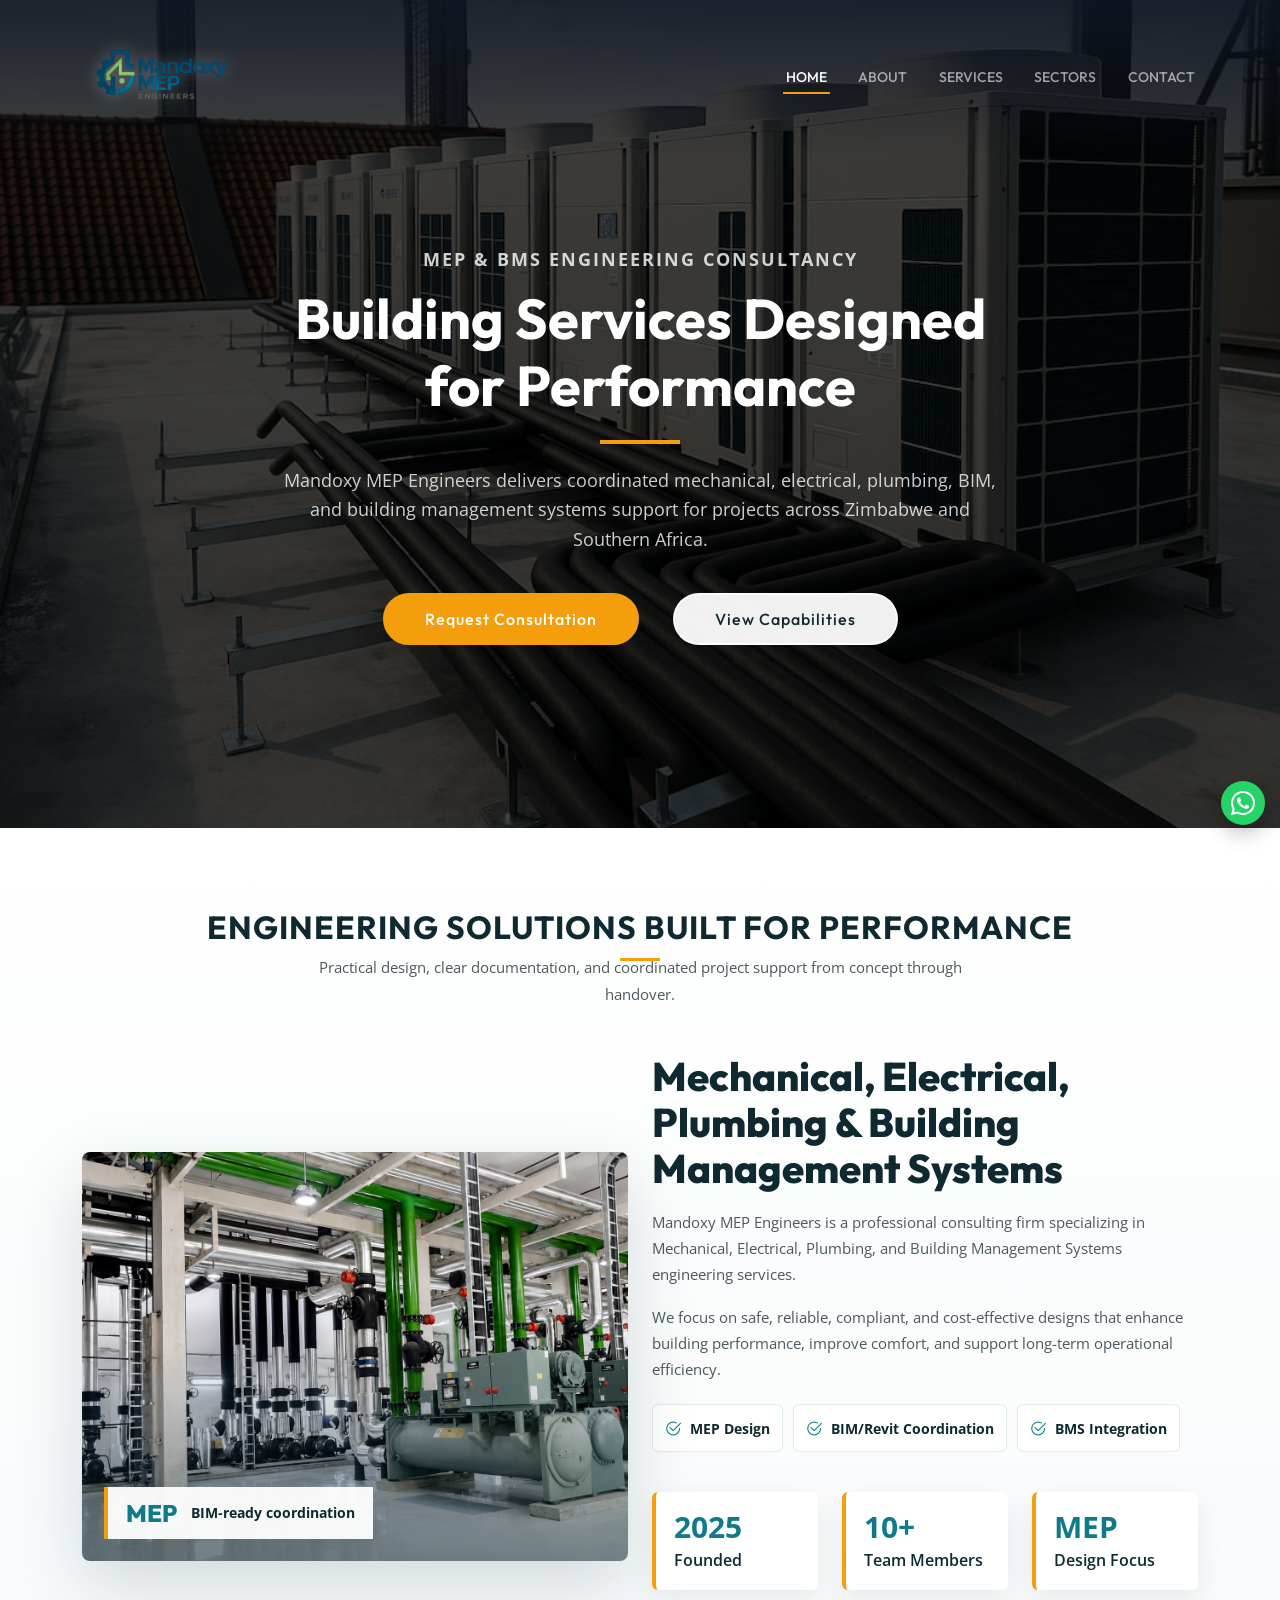
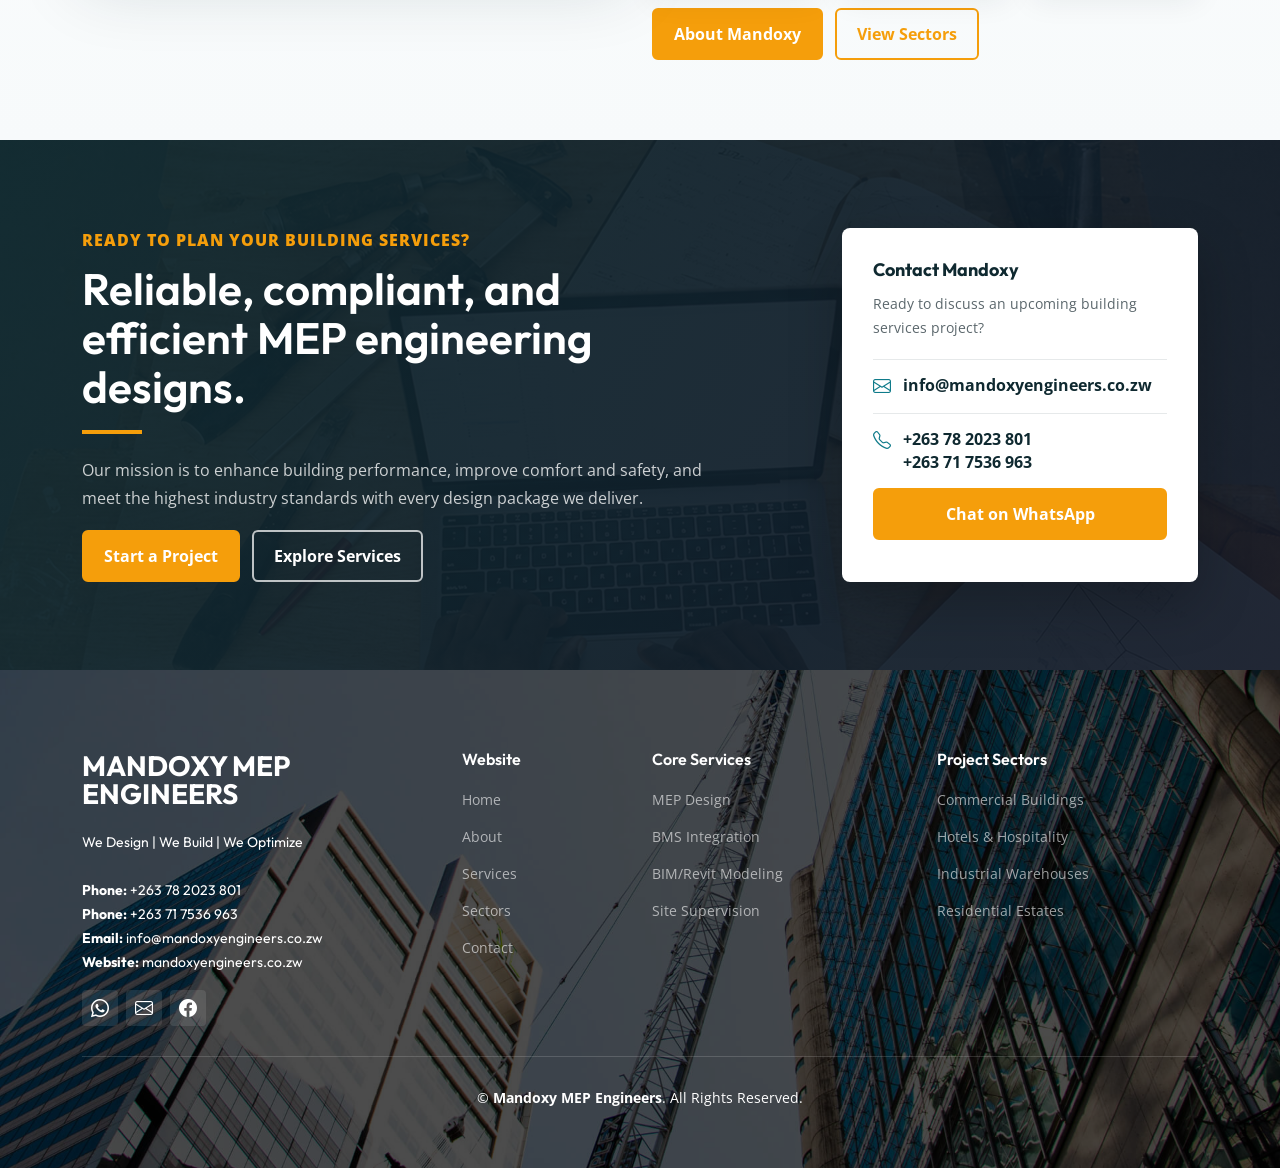
<file: index.html>
<!DOCTYPE html>
<html lang="en">

<head>
  <meta charset="utf-8">
  <meta content="width=device-width, initial-scale=1.0" name="viewport">

  <title>Mandoxy MEP Engineers | Professional MEP & BMS Engineering Solutions</title>
  <meta
    content="Mandoxy MEP Engineers provides MEP design, BMS integration, BIM/Revit modeling, energy optimization, site supervision, and commissioning services."
    name="description">
  <meta
    content="MEP engineers, BMS engineering, HVAC design, electrical engineering, plumbing systems, BIM, Revit, Zimbabwe, Mandoxy"
    name="keywords">
  <meta name="robots" content="index, follow">
  <link rel="canonical" href="https://mandoxyengineers.co.zw/">
  <meta property="og:locale" content="en_ZW">
  <meta property="og:type" content="website">
  <meta property="og:site_name" content="Mandoxy MEP Engineers">
  <meta property="og:title" content="Mandoxy MEP Engineers | MEP & BMS Engineering Consultancy">
  <meta property="og:description" content="Professional MEP design, BMS integration, BIM/Revit coordination, site supervision, and commissioning support across Zimbabwe and Southern Africa.">
  <meta property="og:url" content="https://mandoxyengineers.co.zw/">
  <meta property="og:image" content="https://mandoxyengineers.co.zw/assets/img/hero-carousel/hero-carousel-3.jpg">
  <meta name="twitter:card" content="summary_large_image">
  <meta name="twitter:title" content="Mandoxy MEP Engineers | MEP & BMS Engineering Consultancy">
  <meta name="twitter:description" content="Professional MEP and BMS engineering services for commercial, residential, industrial, hospitality, healthcare, and smart-building projects.">
  <meta name="twitter:image" content="https://mandoxyengineers.co.zw/assets/img/hero-carousel/hero-carousel-3.jpg">

  <link href="/favicon.ico" rel="icon" sizes="any">
  <link href="/assets/img/favicon-32x32.png" rel="icon" type="image/png">
  <link href="/assets/img/apple-touch-icon.png" rel="apple-touch-icon">
  <link rel="preload" as="image" href="assets/img/hero-carousel/hero-carousel-3.jpg">
  <link rel="preconnect" href="https://fonts.googleapis.com">
  <link rel="preconnect" href="https://fonts.gstatic.com" crossorigin>

  <link
    href="https://fonts.googleapis.com/css2?family=Open+Sans:wght@400;600;700&family=Outfit:wght@400;500;600;700;800&display=swap"
    rel="stylesheet">

  <link href="assets/vendor/bootstrap/css/bootstrap.min.css" rel="stylesheet">
  <link href="assets/vendor/bootstrap-icons/bootstrap-icons.css" rel="stylesheet">

  <link href="assets/css/main.css" rel="stylesheet">
  <script type="application/ld+json">
  {
    "@context": "https://schema.org",
    "@type": ["ProfessionalService", "LocalBusiness"],
    "name": "Mandoxy MEP Engineers",
    "legalName": "Mandoxy MEP Engineers",
    "url": "https://mandoxyengineers.co.zw",
    "logo": "https://mandoxyengineers.co.zw/assets/img/mandox-logo.png",
    "image": "https://mandoxyengineers.co.zw/assets/img/hero-carousel/hero-carousel-3.jpg",
    "email": "info@mandoxyengineers.co.zw",
    "telephone": ["+263782023801", "+263717536963"],
    "areaServed": ["Zimbabwe", "Southern Africa"],
    "address": {
      "@type": "PostalAddress",
      "addressCountry": "ZW"
    },
    "description": "Mechanical, Electrical, Plumbing and Building Management Systems engineering services for residential, commercial, industrial and hospitality projects.",
    "slogan": "We Design | We Build | We Optimize",
    "serviceType": [
      "MEP design documentation",
      "BMS integration and controls",
      "BIM/Revit modeling and coordination",
      "Energy modeling and optimization",
      "Site supervision and commissioning"
    ],
    "sameAs": [
      "https://www.facebook.com/share/18encXAMbG/"
    ],
    "hasOfferCatalog": {
      "@type": "OfferCatalog",
      "name": "Mandoxy MEP Engineering Services",
      "itemListElement": [
        { "@type": "Offer", "itemOffered": { "@type": "Service", "name": "Mechanical Engineering Design" } },
        { "@type": "Offer", "itemOffered": { "@type": "Service", "name": "Electrical Engineering Design" } },
        { "@type": "Offer", "itemOffered": { "@type": "Service", "name": "Plumbing Systems Design" } },
        { "@type": "Offer", "itemOffered": { "@type": "Service", "name": "BMS Integration and Controls" } },
        { "@type": "Offer", "itemOffered": { "@type": "Service", "name": "BIM/Revit Modeling and Coordination" } }
      ]
    }
  }
  </script>
  <script type="application/ld+json">
  {
    "@context": "https://schema.org",
    "@type": "WebSite",
    "name": "Mandoxy MEP Engineers",
    "url": "https://mandoxyengineers.co.zw/",
    "publisher": {
      "@type": "Organization",
      "name": "Mandoxy MEP Engineers",
      "logo": {
        "@type": "ImageObject",
        "url": "https://mandoxyengineers.co.zw/assets/img/mandox-logo.png"
      }
    }
  }
  </script>
</head>

<body>

  <header id="header" class="header d-flex align-items-center">
    <div class="container-fluid container-xl d-flex align-items-center justify-content-between">
      <a href="index.html" class="logo d-flex align-items-center">
        <img src="/assets/img/mandox-logo.png" alt="Mandoxy MEP Engineers logo" class="mandox-logo-img">
      </a>

      <i class="mobile-nav-toggle mobile-nav-show bi bi-list"></i>
      <i class="mobile-nav-toggle mobile-nav-hide d-none bi bi-x"></i>
      <nav id="navbar" class="navbar">
        <ul>
          <li><a href="index.html" class="active">Home</a></li>
          <li><a href="about.html">About</a></li>
          <li><a href="services.html">Services</a></li>
          <li><a href="projects.html">Sectors</a></li>
          <li><a href="contact.html">Contact</a></li>
        </ul>
      </nav>
    </div>
  </header>


  <section id="hero" class="hero">
    <div class="info d-flex align-items-center">
      <div class="container">
        <div class="row justify-content-center">
          <div class="col-lg-8 text-center">
            <p class="eyebrow">MEP & BMS Engineering Consultancy</p>
            <h2>Building Services Designed for Performance</h2>
            <p>Mandoxy MEP Engineers delivers coordinated mechanical, electrical, plumbing, BIM, and
              building management systems support for projects across Zimbabwe and Southern Africa.</p>
            <div class="hero-actions">
              <a href="contact.html" class="btn-get-started">Request Consultation</a>
              <a href="services.html" class="btn-get-started btn-hero-secondary">View Capabilities</a>
            </div>
          </div>
        </div>
      </div>
    </div>

    <div id="hero-carousel" class="carousel slide" data-bs-ride="carousel" data-bs-interval="5000">
      <div class="carousel-item active" style="background-image: url(assets/img/hero-carousel/hero-carousel-3.jpg)">
      </div>
    </div>
  </section>

  <main id="main">
    <section id="about" class="home-overview constructions">
      <div class="container">
        <div class="section-header compact-header">
          <h2>Engineering Solutions Built for Performance</h2>
          <p>Practical design, clear documentation, and coordinated project support from concept through handover.</p>
        </div>
        <div class="row gy-4 align-items-center">
          <div class="col-lg-6">
            <div class="overview-media">
              <img src="assets/img/projects/mep-bim-coordination.png" class="img-fluid"
                alt="Coordinated mechanical electrical plumbing BIM model">
              <div class="overview-badge">
                <span>MEP</span>
                <strong>BIM-ready coordination</strong>
              </div>
            </div>
          </div>
          <div class="col-lg-6">
            <h3>Mechanical, Electrical, Plumbing & Building Management Systems</h3>
            <p>Mandoxy MEP Engineers is a professional consulting firm specializing in Mechanical, Electrical, Plumbing,
              and Building Management Systems engineering services.</p>
            <p>We focus on safe, reliable, compliant, and cost-effective designs that enhance building performance,
              improve comfort, and support long-term operational efficiency.</p>
            <div class="capability-strip">
              <span><i class="bi bi-check2-circle"></i> MEP Design</span>
              <span><i class="bi bi-check2-circle"></i> BIM/Revit Coordination</span>
              <span><i class="bi bi-check2-circle"></i> BMS Integration</span>
            </div>
            <div class="row mt-4 gy-3">
              <div class="col-md-4">
                <div class="stat-box"><strong>2025</strong><span>Founded</span></div>
              </div>
              <div class="col-md-4">
                <div class="stat-box"><strong>10+</strong><span>Team Members</span></div>
              </div>
              <div class="col-md-4">
                <div class="stat-box"><strong>MEP</strong><span>Design Focus</span></div>
              </div>
            </div>
            <div class="contact-actions">
              <a href="about.html" class="btn-brand">About Mandoxy</a>
              <a href="projects.html" class="btn-brand btn-brand-outline">View Sectors</a>
            </div>
          </div>
        </div>
      </div>
    </section>

    <section id="mission" class="home-cta get-started">
      <div class="container">
        <div class="row justify-content-between gy-4">
          <div class="col-lg-7 d-flex align-items-center">
            <div class="content">
              <span class="eyebrow">Ready to plan your building services?</span>
              <h3>Reliable, compliant, and efficient MEP engineering designs.</h3>
              <p>Our mission is to enhance building performance, improve comfort and safety, and meet the highest
                industry standards with every design package we deliver.</p>
              <div class="contact-actions">
                <a class="btn-brand" href="contact.html">Start a Project</a>
                <a class="btn-brand btn-brand-outline" href="services.html">Explore Services</a>
              </div>
            </div>
          </div>
          <div class="col-lg-4">
            <div class="php-email-form">
              <h3>Contact Mandoxy</h3>
              <p>Ready to discuss an upcoming building services project?</p>
              <div class="contact-line">
                <i class="bi bi-envelope"></i>
                <a href="mailto:info@mandoxyengineers.co.zw">info@mandoxyengineers.co.zw</a>
              </div>
              <div class="contact-line">
                <i class="bi bi-telephone"></i>
                <span>+263 78 2023 801<br>+263 71 7536 963</span>
              </div>
              <a class="btn-brand w-100 text-center" href="https://wa.me/263782023801">Chat on WhatsApp</a>
            </div>
          </div>
        </div>
      </div>
    </section>
  </main>

  <footer id="footer" class="footer">
    <div class="footer-content position-relative">
      <div class="container">
        <div class="row">
          <div class="col-lg-4 col-md-6">
            <div class="footer-info">
              <h3>Mandoxy MEP Engineers</h3>
              <p>
                We Design | We Build | We Optimize<br><br>
                <strong>Phone:</strong> +263 78 2023 801<br>
                <strong>Phone:</strong> +263 71 7536 963<br>
                <strong>Email:</strong> info@mandoxyengineers.co.zw<br>
                <strong>Website:</strong> mandoxyengineers.co.zw<br>
              </p>
              <div class="social-links d-flex mt-3">
                <a href="https://wa.me/263782023801" class="d-flex align-items-center justify-content-center"
                  aria-label="WhatsApp Mandoxy MEP Engineers"><i class="bi bi-whatsapp"></i></a>
                <a href="mailto:info@mandoxyengineers.co.zw" class="d-flex align-items-center justify-content-center"
                  aria-label="Email Mandoxy MEP Engineers"><i class="bi bi-envelope"></i></a>
                <a href="https://www.facebook.com/share/18encXAMbG/" class="d-flex align-items-center justify-content-center"
                  target="_blank" rel="noopener" aria-label="Facebook Mandoxy MEP Engineers"><i class="bi bi-facebook"></i></a>
              </div>
            </div>
          </div>

          <div class="col-lg-2 col-md-3 footer-links">
            <h4>Website</h4>
            <ul>
              <li><a href="index.html">Home</a></li>
              <li><a href="about.html">About</a></li>
              <li><a href="services.html">Services</a></li>
              <li><a href="projects.html">Sectors</a></li>
              <li><a href="contact.html">Contact</a></li>
            </ul>
          </div>

          <div class="col-lg-3 col-md-3 footer-links">
            <h4>Core Services</h4>
            <ul>
              <li><a href="services.html">MEP Design</a></li>
              <li><a href="services.html">BMS Integration</a></li>
              <li><a href="services.html">BIM/Revit Modeling</a></li>
              <li><a href="services.html">Site Supervision</a></li>
            </ul>
          </div>

          <div class="col-lg-3 col-md-12 footer-links">
            <h4>Project Sectors</h4>
            <ul>
              <li><a href="projects.html">Commercial Buildings</a></li>
              <li><a href="projects.html">Hotels & Hospitality</a></li>
              <li><a href="projects.html">Industrial Warehouses</a></li>
              <li><a href="projects.html">Residential Estates</a></li>
            </ul>
          </div>
        </div>
      </div>
    </div>

    <div class="footer-legal text-center position-relative">
      <div class="container">
        <div class="copyright">
          &copy; <strong><span>Mandoxy MEP Engineers</span></strong>. All Rights Reserved.
        </div>
      </div>
    </div>
  </footer>

  <a href="https://wa.me/263782023801" class="whatsapp-float d-flex align-items-center justify-content-center"
    aria-label="Chat on WhatsApp"><i class="bi bi-whatsapp"></i></a>
  <a href="#" class="scroll-top d-flex align-items-center justify-content-center" aria-label="Back to top"><i
      class="bi bi-arrow-up-short"></i></a>
  <script src="assets/vendor/bootstrap/js/bootstrap.bundle.min.js"></script>
  <script src="assets/js/main.js"></script>
</body>

</html>
</file>
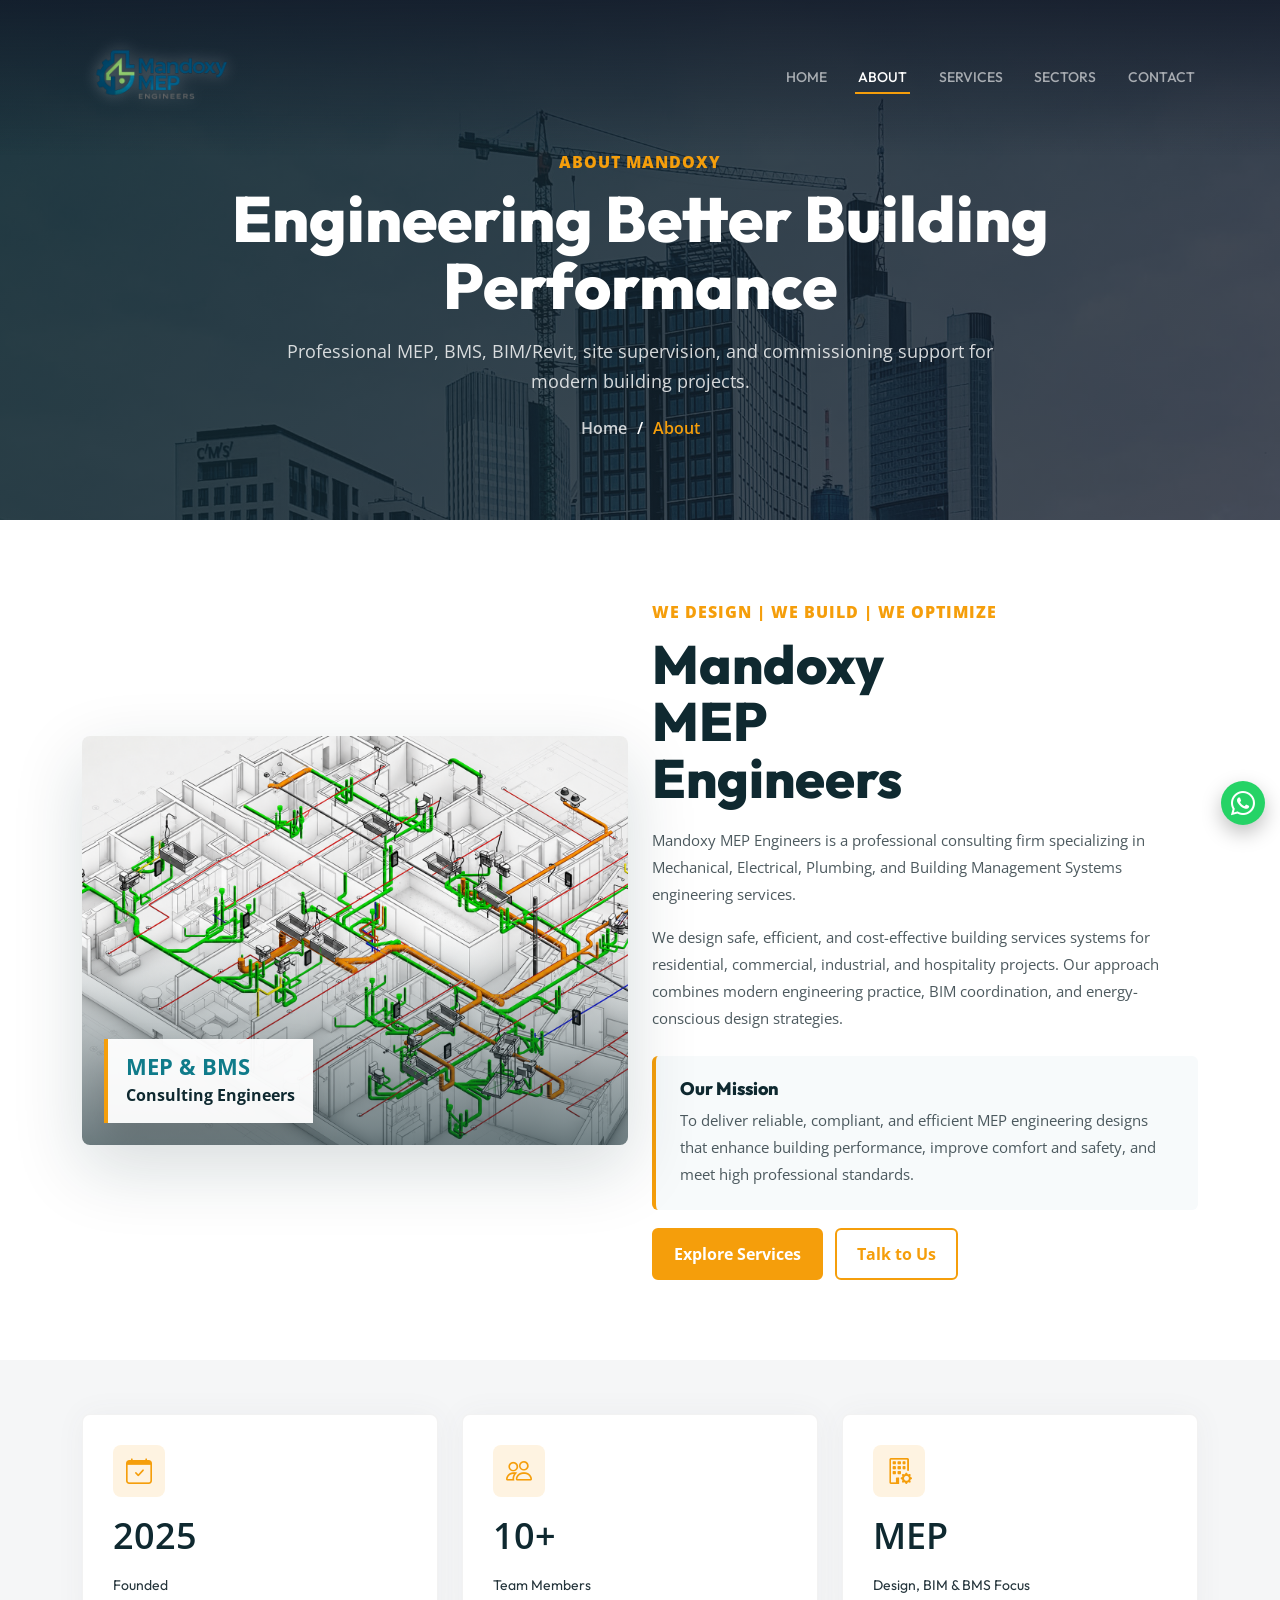
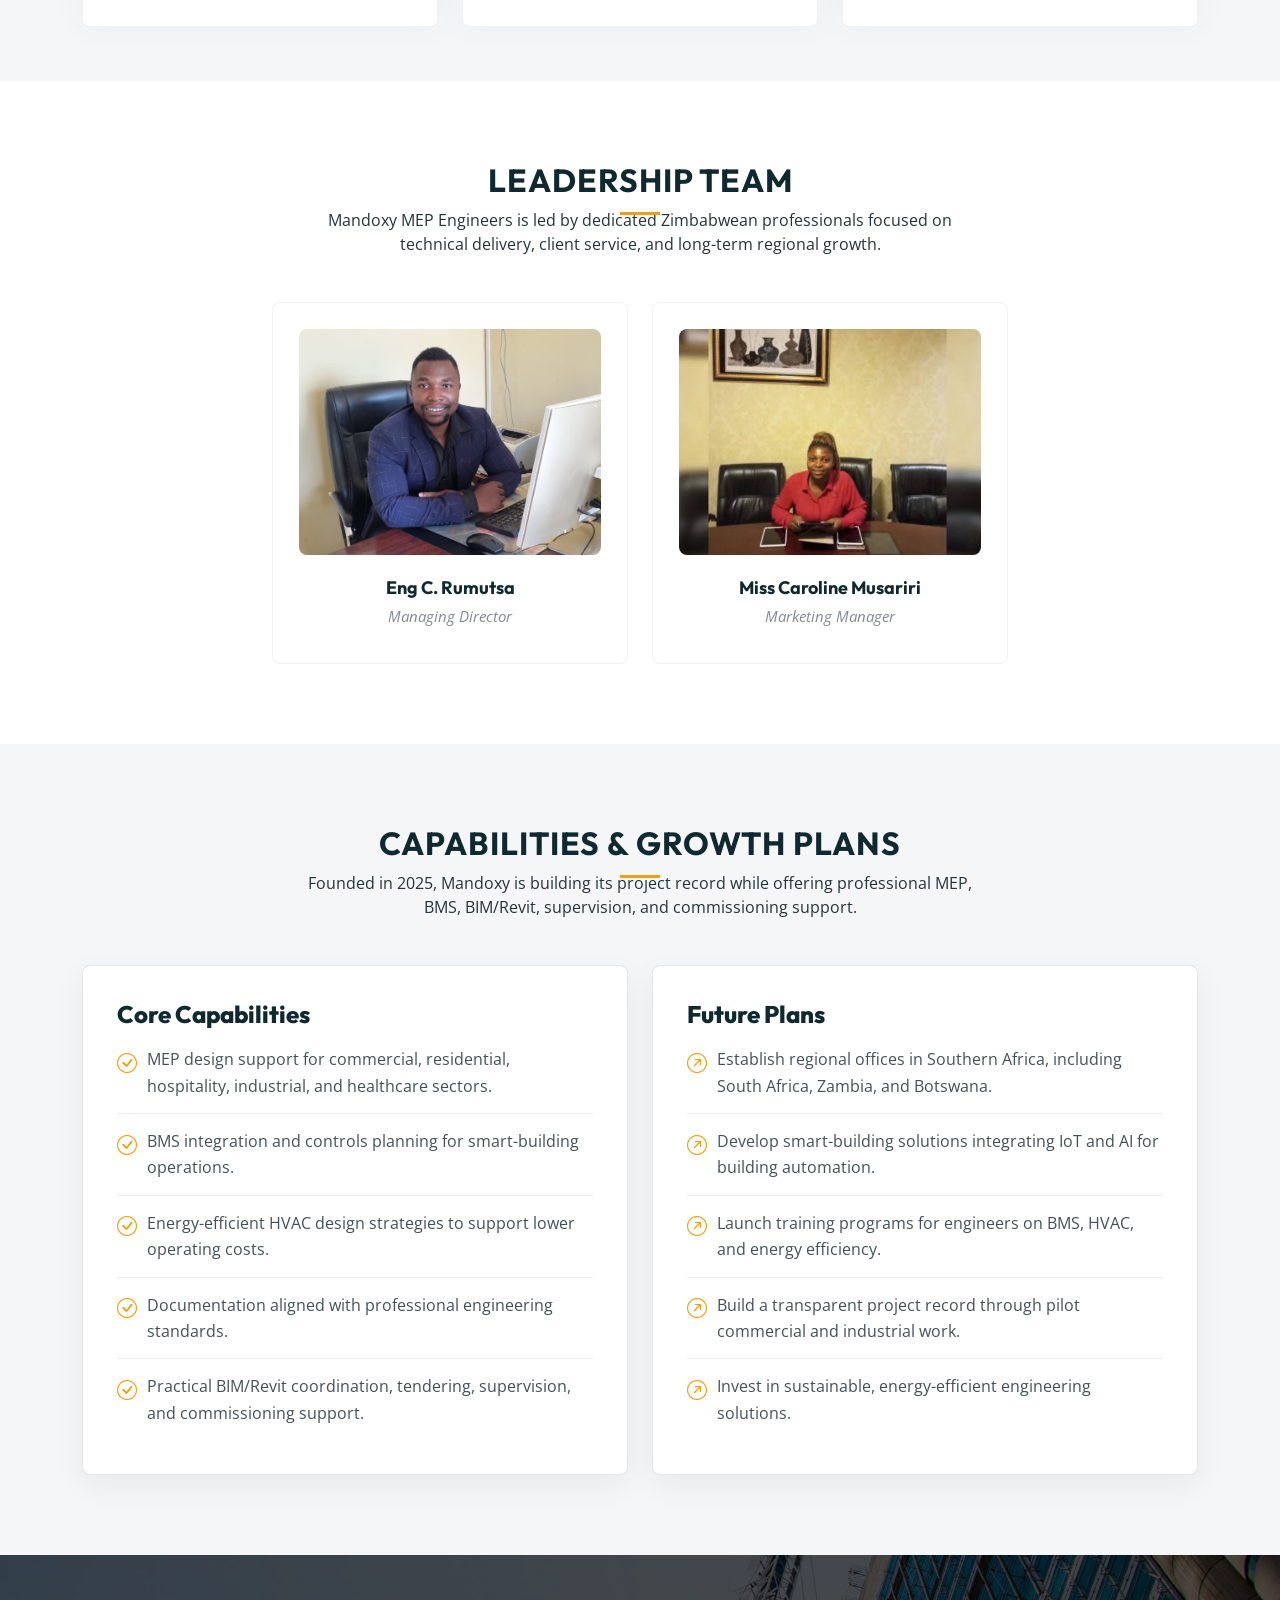
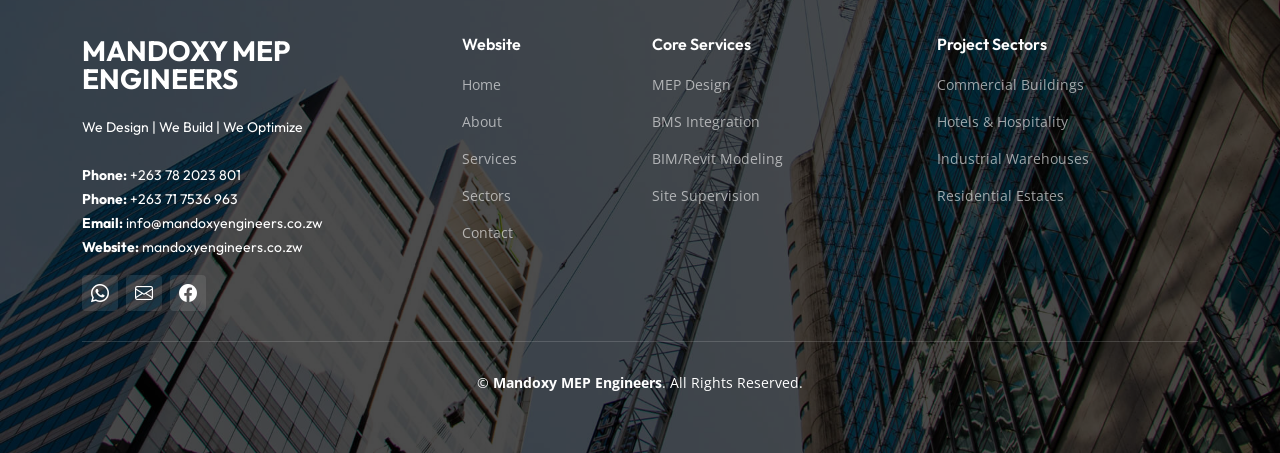
<file: about.html>
<!DOCTYPE html>
<html lang="en">

<head>
  <meta charset="utf-8">
  <meta content="width=device-width, initial-scale=1.0" name="viewport">

  <title>About Mandoxy MEP Engineers | MEP & BMS Consulting Firm</title>
  <meta content="Learn about Mandoxy MEP Engineers, a professional MEP and BMS engineering consulting firm serving residential, commercial, industrial, and hospitality projects." name="description">
  <meta content="MEP engineers, BMS engineering, HVAC design, electrical engineering, plumbing systems, BIM, Revit, Zimbabwe, Mandoxy" name="keywords">
  <meta name="robots" content="index, follow">
  <link rel="canonical" href="https://mandoxyengineers.co.zw/about.html">
  <meta property="og:locale" content="en_ZW">
  <meta property="og:type" content="website">
  <meta property="og:site_name" content="Mandoxy MEP Engineers">
  <meta property="og:title" content="About Mandoxy MEP Engineers | MEP & BMS Consulting Firm">
  <meta property="og:description" content="Learn about Mandoxy MEP Engineers, a Zimbabwean MEP and BMS engineering consultancy serving building projects across Southern Africa.">
  <meta property="og:url" content="https://mandoxyengineers.co.zw/about.html">
  <meta property="og:image" content="https://mandoxyengineers.co.zw/assets/img/about.jpg">
  <meta name="twitter:card" content="summary_large_image">
  <meta name="twitter:title" content="About Mandoxy MEP Engineers">
  <meta name="twitter:description" content="Professional MEP, BMS, BIM/Revit, site supervision, and commissioning support for modern building projects.">
  <meta name="twitter:image" content="https://mandoxyengineers.co.zw/assets/img/about.jpg">

  <link href="/favicon.ico" rel="icon" sizes="any">
  <link href="/assets/img/favicon-32x32.png" rel="icon" type="image/png">
  <link href="/assets/img/apple-touch-icon.png" rel="apple-touch-icon">
  <link rel="preload" as="image" href="assets/img/breadcrumbs-bg.jpg">
  <link rel="preconnect" href="https://fonts.googleapis.com">
  <link rel="preconnect" href="https://fonts.gstatic.com" crossorigin>

  <link href="https://fonts.googleapis.com/css2?family=Open+Sans:wght@400;600;700&family=Outfit:wght@400;500;600;700;800&display=swap" rel="stylesheet">

  <link href="assets/vendor/bootstrap/css/bootstrap.min.css" rel="stylesheet">
  <link href="assets/vendor/bootstrap-icons/bootstrap-icons.css" rel="stylesheet">

  <link href="assets/css/main.css" rel="stylesheet">
  <script type="application/ld+json">
  {
    "@context": "https://schema.org",
    "@type": "AboutPage",
    "name": "About Mandoxy MEP Engineers",
    "url": "https://mandoxyengineers.co.zw/about.html",
    "description": "Company profile for Mandoxy MEP Engineers, a professional MEP and BMS engineering consulting firm.",
    "isPartOf": {
      "@type": "WebSite",
      "name": "Mandoxy MEP Engineers",
      "url": "https://mandoxyengineers.co.zw/"
    },
    "about": {
      "@type": "ProfessionalService",
      "name": "Mandoxy MEP Engineers",
      "email": "info@mandoxyengineers.co.zw",
      "telephone": ["+263782023801", "+263717536963"],
      "areaServed": ["Zimbabwe", "Southern Africa"]
    }
  }
  </script>
</head>

<body>

  <header id="header" class="header d-flex align-items-center">
    <div class="container-fluid container-xl d-flex align-items-center justify-content-between">
      <a href="index.html" class="logo d-flex align-items-center">
        <img src="/assets/img/mandox-logo.png" alt="Mandoxy MEP Engineers logo" class="mandox-logo-img">
      </a>

      <i class="mobile-nav-toggle mobile-nav-show bi bi-list"></i>
      <i class="mobile-nav-toggle mobile-nav-hide d-none bi bi-x"></i>
      <nav id="navbar" class="navbar">
        <ul>
          <li><a href="index.html">Home</a></li>
          <li><a href="about.html" class="active">About</a></li>
          <li><a href="services.html">Services</a></li>
          <li><a href="projects.html">Sectors</a></li>
          <li><a href="contact.html">Contact</a></li>
        </ul>
      </nav>
    </div>
  </header>

  <main id="main">
    <div class="breadcrumbs page-hero d-flex align-items-center" style="background-image: url('assets/img/breadcrumbs-bg.jpg');">
      <div class="container position-relative d-flex flex-column align-items-center">
        <span class="eyebrow">About Mandoxy</span>
        <h2>Engineering Better Building Performance</h2>
        <p>Professional MEP, BMS, BIM/Revit, site supervision, and commissioning support for modern building projects.</p>
        <ol>
          <li><a href="index.html">Home</a></li>
          <li>About</li>
        </ol>
      </div>
    </div>

    <section class="about about-profile">
      <div class="container">
        <div class="row gy-5 align-items-center">
          <div class="col-lg-6">
            <div class="about-profile-media">
              <img src="assets/img/about.jpg" class="img-fluid" alt="Mandoxy engineering project coordination">
              <div class="about-profile-badge">
                <strong>MEP & BMS</strong>
                <span>Consulting Engineers</span>
              </div>
            </div>
          </div>
          <div class="col-lg-6">
            <div class="about-profile-copy">
              <span class="eyebrow">We Design | We Build | We Optimize</span>
              <h2>Mandoxy MEP Engineers</h2>
              <p>Mandoxy MEP Engineers is a professional consulting firm specializing in Mechanical, Electrical,
                Plumbing, and Building Management Systems engineering services.</p>
              <p>We design safe, efficient, and cost-effective building services systems for residential, commercial,
                industrial, and hospitality projects. Our approach combines modern engineering practice, BIM
                coordination, and energy-conscious design strategies.</p>
              <div class="mission-panel">
                <h3>Our Mission</h3>
                <p>To deliver reliable, compliant, and efficient MEP engineering designs that enhance building
                  performance, improve comfort and safety, and meet high professional standards.</p>
              </div>
              <div class="contact-actions">
                <a href="services.html" class="btn-brand">Explore Services</a>
                <a href="contact.html" class="btn-brand btn-brand-outline">Talk to Us</a>
              </div>
            </div>
          </div>
        </div>
      </div>
    </section>

    <section class="stats-counter about-stats section-bg">
      <div class="container">
        <div class="row gy-4">
          <div class="col-lg-4 col-md-6">
            <div class="stats-item w-100 h-100">
              <i class="bi bi-calendar-check"></i>
              <span>2025</span>
              <p>Founded</p>
            </div>
          </div>
          <div class="col-lg-4 col-md-6">
            <div class="stats-item w-100 h-100">
              <i class="bi bi-people"></i>
              <span>10+</span>
              <p>Team Members</p>
            </div>
          </div>
          <div class="col-lg-4 col-md-6">
            <div class="stats-item w-100 h-100">
              <i class="bi bi-building-gear"></i>
              <span>MEP</span>
              <p>Design, BIM & BMS Focus</p>
            </div>
          </div>
        </div>
      </div>
    </section>

    <section class="team about-team">
      <div class="container">
        <div class="section-header compact-header">
          <h2>Leadership Team</h2>
          <p>Mandoxy MEP Engineers is led by dedicated Zimbabwean professionals focused on technical delivery, client
            service, and long-term regional growth.</p>
        </div>
        <div class="row gy-5 justify-content-center">
          <div class="col-lg-4 col-md-6">
            <div class="member">
              <div class="member-img"><img src="assets/img/team/team-1.jpg" class="img-fluid" alt="Eng C. Rumutsa"></div>
              <div class="member-info text-center"><h4>Eng C. Rumutsa</h4><span>Managing Director</span></div>
            </div>
          </div>
          <div class="col-lg-4 col-md-6">
            <div class="member">
              <div class="member-img"><img src="assets/img/team/team-2.jpg" class="img-fluid" alt="Miss Caroline Musariri"></div>
              <div class="member-info text-center"><h4>Miss Caroline Musariri</h4><span>Marketing Manager</span></div>
            </div>
          </div>
        </div>
      </div>
    </section>

    <section class="features about-capabilities section-bg">
      <div class="container">
        <div class="section-header compact-header">
          <h2>Capabilities & Growth Plans</h2>
          <p>Founded in 2025, Mandoxy is building its project record while offering professional MEP, BMS, BIM/Revit,
            supervision, and commissioning support.</p>
        </div>
        <div class="row gy-4">
          <div class="col-lg-6">
            <div class="capability-card h-100">
              <h3>Core Capabilities</h3>
              <ul class="feature-list">
                <li><i class="bi bi-check-circle"></i> MEP design support for commercial, residential, hospitality, industrial, and healthcare sectors.</li>
                <li><i class="bi bi-check-circle"></i> BMS integration and controls planning for smart-building operations.</li>
                <li><i class="bi bi-check-circle"></i> Energy-efficient HVAC design strategies to support lower operating costs.</li>
                <li><i class="bi bi-check-circle"></i> Documentation aligned with professional engineering standards.</li>
                <li><i class="bi bi-check-circle"></i> Practical BIM/Revit coordination, tendering, supervision, and commissioning support.</li>
              </ul>
            </div>
          </div>
          <div class="col-lg-6">
            <div class="capability-card h-100">
              <h3>Future Plans</h3>
              <ul class="feature-list">
                <li><i class="bi bi-arrow-up-right-circle"></i> Establish regional offices in Southern Africa, including South Africa, Zambia, and Botswana.</li>
                <li><i class="bi bi-arrow-up-right-circle"></i> Develop smart-building solutions integrating IoT and AI for building automation.</li>
                <li><i class="bi bi-arrow-up-right-circle"></i> Launch training programs for engineers on BMS, HVAC, and energy efficiency.</li>
                <li><i class="bi bi-arrow-up-right-circle"></i> Build a transparent project record through pilot commercial and industrial work.</li>
                <li><i class="bi bi-arrow-up-right-circle"></i> Invest in sustainable, energy-efficient engineering solutions.</li>
              </ul>
            </div>
          </div>
        </div>
      </div>
    </section>
  </main>

  <footer id="footer" class="footer">
    <div class="footer-content position-relative">
      <div class="container">
        <div class="row">
          <div class="col-lg-4 col-md-6">
            <div class="footer-info">
              <h3>Mandoxy MEP Engineers</h3>
              <p>
                We Design | We Build | We Optimize<br><br>
                <strong>Phone:</strong> +263 78 2023 801<br>
                <strong>Phone:</strong> +263 71 7536 963<br>
                <strong>Email:</strong> info@mandoxyengineers.co.zw<br>
                <strong>Website:</strong> mandoxyengineers.co.zw<br>
              </p>
              <div class="social-links d-flex mt-3">
                <a href="https://wa.me/263782023801" class="d-flex align-items-center justify-content-center" aria-label="WhatsApp Mandoxy MEP Engineers"><i class="bi bi-whatsapp"></i></a>
                <a href="mailto:info@mandoxyengineers.co.zw" class="d-flex align-items-center justify-content-center" aria-label="Email Mandoxy MEP Engineers"><i class="bi bi-envelope"></i></a>
                <a href="https://www.facebook.com/share/18encXAMbG/" class="d-flex align-items-center justify-content-center" target="_blank" rel="noopener" aria-label="Facebook Mandoxy MEP Engineers"><i class="bi bi-facebook"></i></a>
              </div>
            </div>
          </div>

          <div class="col-lg-2 col-md-3 footer-links">
            <h4>Website</h4>
            <ul>
              <li><a href="index.html">Home</a></li>
              <li><a href="about.html">About</a></li>
              <li><a href="services.html">Services</a></li>
              <li><a href="projects.html">Sectors</a></li>
              <li><a href="contact.html">Contact</a></li>
            </ul>
          </div>

          <div class="col-lg-3 col-md-3 footer-links">
            <h4>Core Services</h4>
            <ul>
              <li><a href="services.html">MEP Design</a></li>
              <li><a href="services.html">BMS Integration</a></li>
              <li><a href="services.html">BIM/Revit Modeling</a></li>
              <li><a href="services.html">Site Supervision</a></li>
            </ul>
          </div>

          <div class="col-lg-3 col-md-12 footer-links">
            <h4>Project Sectors</h4>
            <ul>
              <li><a href="projects.html">Commercial Buildings</a></li>
              <li><a href="projects.html">Hotels & Hospitality</a></li>
              <li><a href="projects.html">Industrial Warehouses</a></li>
              <li><a href="projects.html">Residential Estates</a></li>
            </ul>
          </div>
        </div>
      </div>
    </div>

    <div class="footer-legal text-center position-relative">
      <div class="container">
        <div class="copyright">
          &copy; <strong><span>Mandoxy MEP Engineers</span></strong>. All Rights Reserved.
        </div>
      </div>
    </div>
  </footer>

  <a href="https://wa.me/263782023801" class="whatsapp-float d-flex align-items-center justify-content-center" aria-label="Chat on WhatsApp"><i class="bi bi-whatsapp"></i></a>
  <a href="#" class="scroll-top d-flex align-items-center justify-content-center" aria-label="Back to top"><i class="bi bi-arrow-up-short"></i></a>
  <script src="assets/vendor/bootstrap/js/bootstrap.bundle.min.js"></script>
  <script src="assets/js/main.js"></script>
</body>
</html>
</file>
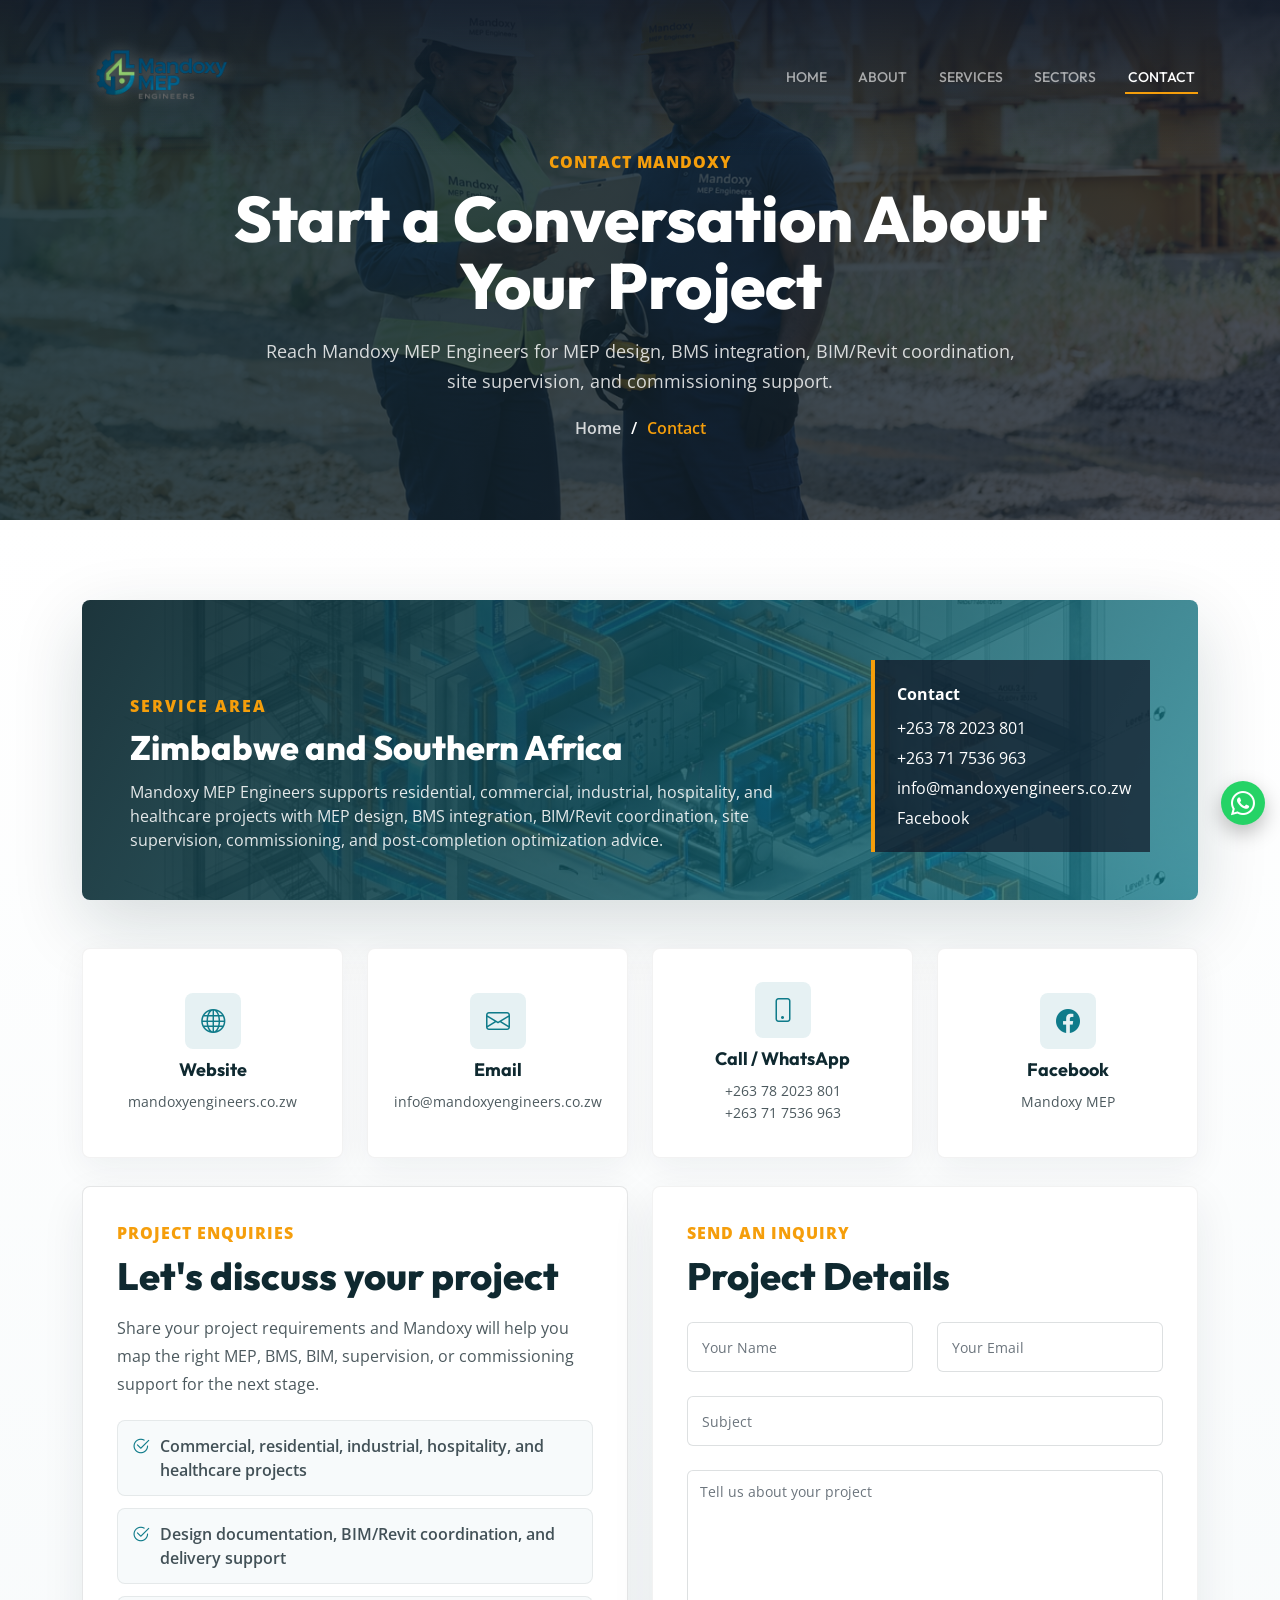
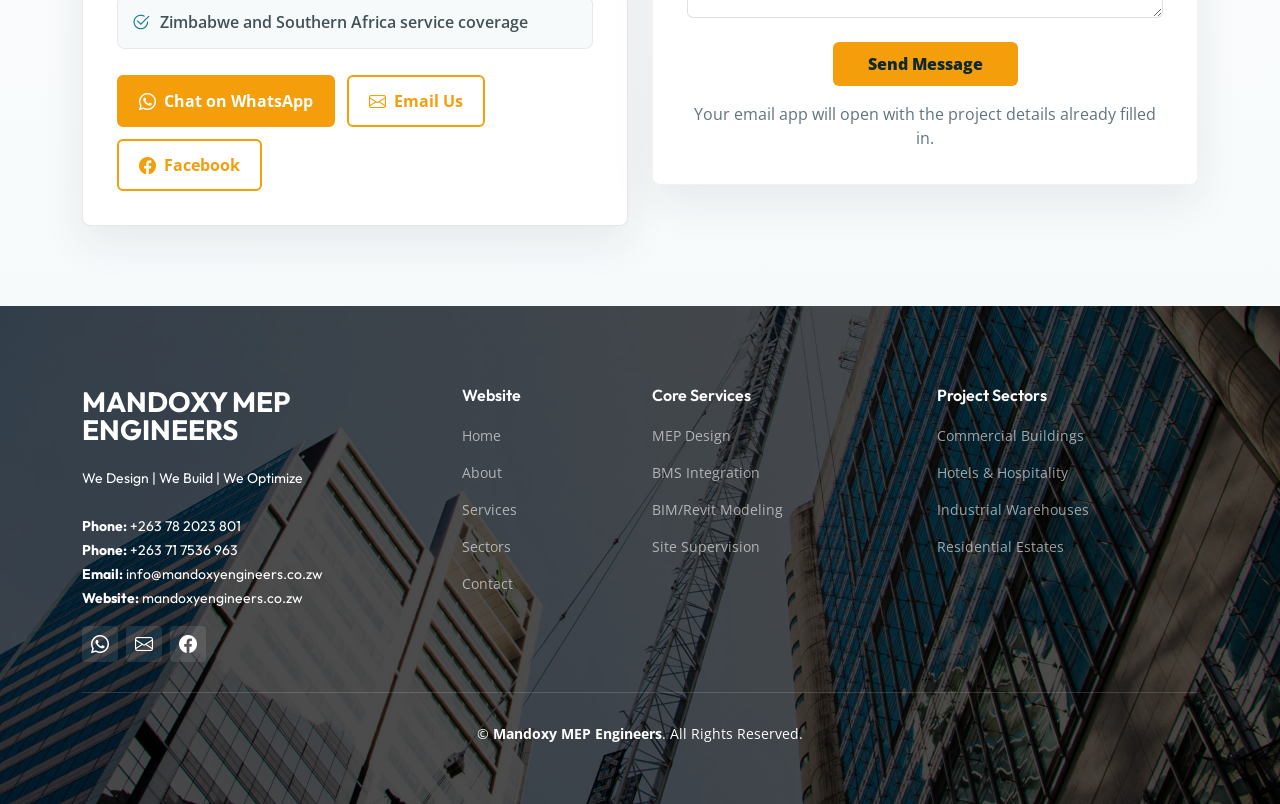
<file: contact.html>
<!DOCTYPE html>
<html lang="en">

<head>
  <meta charset="utf-8">
  <meta content="width=device-width, initial-scale=1.0" name="viewport">

  <title>Contact | Mandoxy MEP Engineers</title>
  <meta content="Contact Mandoxy MEP Engineers for MEP design, BMS integration, BIM/Revit modeling, site supervision, and commissioning services." name="description">
  <meta content="MEP engineers, BMS engineering, HVAC design, electrical engineering, plumbing systems, BIM, Revit, Zimbabwe, Mandoxy" name="keywords">
  <meta name="robots" content="index, follow">
  <link rel="canonical" href="https://mandoxyengineers.co.zw/contact.html">
  <meta property="og:locale" content="en_ZW">
  <meta property="og:type" content="website">
  <meta property="og:site_name" content="Mandoxy MEP Engineers">
  <meta property="og:title" content="Contact Mandoxy MEP Engineers">
  <meta property="og:description" content="Contact Mandoxy MEP Engineers for MEP design, BMS integration, BIM/Revit coordination, site supervision, and commissioning support.">
  <meta property="og:url" content="https://mandoxyengineers.co.zw/contact.html">
  <meta property="og:image" content="https://mandoxyengineers.co.zw/assets/img/constructions-2.jpg">
  <meta name="twitter:card" content="summary_large_image">
  <meta name="twitter:title" content="Contact Mandoxy MEP Engineers">
  <meta name="twitter:description" content="Start a conversation about your building services project in Zimbabwe or Southern Africa.">
  <meta name="twitter:image" content="https://mandoxyengineers.co.zw/assets/img/constructions-2.jpg">

  <link href="/favicon.ico" rel="icon" sizes="any">
  <link href="/assets/img/favicon-32x32.png" rel="icon" type="image/png">
  <link href="/assets/img/apple-touch-icon.png" rel="apple-touch-icon">
  <link rel="preload" as="image" href="assets/img/constructions-2.jpg">
  <link rel="preconnect" href="https://fonts.googleapis.com">
  <link rel="preconnect" href="https://fonts.gstatic.com" crossorigin>

  <link href="https://fonts.googleapis.com/css2?family=Open+Sans:wght@400;600;700&family=Outfit:wght@400;500;600;700;800&display=swap" rel="stylesheet">

  <link href="assets/vendor/bootstrap/css/bootstrap.min.css" rel="stylesheet">
  <link href="assets/vendor/bootstrap-icons/bootstrap-icons.css" rel="stylesheet">

  <link href="assets/css/main.css" rel="stylesheet">
  <script type="application/ld+json">
  {
    "@context": "https://schema.org",
    "@type": "ContactPage",
    "name": "Contact Mandoxy MEP Engineers",
    "url": "https://mandoxyengineers.co.zw/contact.html",
    "description": "Contact page for Mandoxy MEP Engineers.",
    "mainEntity": {
      "@type": "ProfessionalService",
      "name": "Mandoxy MEP Engineers",
      "url": "https://mandoxyengineers.co.zw/",
      "email": "info@mandoxyengineers.co.zw",
      "telephone": ["+263782023801", "+263717536963"],
      "areaServed": ["Zimbabwe", "Southern Africa"],
      "contactPoint": [
        {
          "@type": "ContactPoint",
          "telephone": "+263782023801",
          "contactType": "customer service",
          "areaServed": ["ZW", "Southern Africa"],
          "availableLanguage": ["en"]
        },
        {
          "@type": "ContactPoint",
          "email": "info@mandoxyengineers.co.zw",
          "contactType": "project inquiries",
          "areaServed": ["ZW", "Southern Africa"],
          "availableLanguage": ["en"]
        }
      ]
    }
  }
  </script>
</head>

<body>

  <header id="header" class="header d-flex align-items-center">
    <div class="container-fluid container-xl d-flex align-items-center justify-content-between">
      <a href="index.html" class="logo d-flex align-items-center">
        <img src="/assets/img/mandox-logo.png" alt="Mandoxy MEP Engineers logo" class="mandox-logo-img">
      </a>

      <i class="mobile-nav-toggle mobile-nav-show bi bi-list"></i>
      <i class="mobile-nav-toggle mobile-nav-hide d-none bi bi-x"></i>
      <nav id="navbar" class="navbar">
        <ul>
          <li><a href="index.html">Home</a></li>
          <li><a href="about.html">About</a></li>
          <li><a href="services.html">Services</a></li>
          <li><a href="projects.html">Sectors</a></li>
          <li><a href="contact.html" class="active">Contact</a></li>
        </ul>
      </nav>
    </div>
  </header>

  <main id="main">
    <div class="breadcrumbs page-hero d-flex align-items-center" style="background-image: url('assets/img/constructions-2.jpg');">
      <div class="container position-relative d-flex flex-column align-items-center">
        <span class="eyebrow">Contact Mandoxy</span>
        <h2>Start a Conversation About Your Project</h2>
        <p>Reach Mandoxy MEP Engineers for MEP design, BMS integration, BIM/Revit coordination, site supervision, and
          commissioning support.</p>
        <ol>
          <li><a href="index.html">Home</a></li>
          <li>Contact</li>
        </ol>
      </div>
    </div>

    <section class="contact contact-page">
      <div class="container">
        <div class="row gy-4 mb-5">
          <div class="col-lg-12">
            <div class="service-area-panel">
              <div>
                <span class="eyebrow">Service Area</span>
                <h3>Zimbabwe and Southern Africa</h3>
                <p>Mandoxy MEP Engineers supports residential, commercial, industrial, hospitality, and healthcare
                  projects with MEP design, BMS integration, BIM/Revit coordination, site supervision, commissioning,
                  and post-completion optimization advice.</p>
              </div>
              <div class="service-area-contact">
                <strong>Contact</strong>
                <a href="tel:+263782023801">+263 78 2023 801</a>
                <a href="tel:+263717536963">+263 71 7536 963</a>
                <a href="mailto:info@mandoxyengineers.co.zw">info@mandoxyengineers.co.zw</a>
                <a href="https://www.facebook.com/share/18encXAMbG/" target="_blank" rel="noopener">Facebook</a>
              </div>
            </div>
          </div>
        </div>

        <div class="row gy-4">
          <div class="col-lg-3 col-md-6">
            <div class="info-item d-flex flex-column justify-content-center align-items-center">
              <i class="bi bi-globe"></i>
              <h3>Website</h3>
              <p>mandoxyengineers.co.zw</p>
            </div>
          </div>
          <div class="col-lg-3 col-md-6">
            <div class="info-item d-flex flex-column justify-content-center align-items-center">
              <i class="bi bi-envelope"></i>
              <h3>Email</h3>
              <p><a href="mailto:info@mandoxyengineers.co.zw">info@mandoxyengineers.co.zw</a></p>
            </div>
          </div>
          <div class="col-lg-3 col-md-6">
            <div class="info-item d-flex flex-column justify-content-center align-items-center">
              <i class="bi bi-phone"></i>
              <h3>Call / WhatsApp</h3>
              <p>+263 78 2023 801<br>+263 71 7536 963</p>
            </div>
          </div>
          <div class="col-lg-3 col-md-6">
            <div class="info-item d-flex flex-column justify-content-center align-items-center">
              <i class="bi bi-facebook"></i>
              <h3>Facebook</h3>
              <p><a href="https://www.facebook.com/share/18encXAMbG/" target="_blank" rel="noopener">Mandoxy MEP</a></p>
            </div>
          </div>
        </div>

        <div class="row gy-4 mt-1 align-items-stretch">
          <div class="col-lg-6">
            <div class="contact-panel h-100">
              <span class="eyebrow">Project Enquiries</span>
              <h3>Let's discuss your project</h3>
              <p>Share your project requirements and Mandoxy will help you map the right MEP, BMS, BIM, supervision,
                or commissioning support for the next stage.</p>
              <div class="contact-feature-list">
                <div><i class="bi bi-check2-circle"></i><span>Commercial, residential, industrial, hospitality, and healthcare projects</span></div>
                <div><i class="bi bi-check2-circle"></i><span>Design documentation, BIM/Revit coordination, and delivery support</span></div>
                <div><i class="bi bi-check2-circle"></i><span>Zimbabwe and Southern Africa service coverage</span></div>
              </div>
              <div class="contact-actions">
                <a href="https://wa.me/263782023801?text=Hello,%20I'd%20like%20to%20request%20a%20consultation" class="btn-brand" target="_blank" rel="noopener"><i class="bi bi-whatsapp"></i>Chat on WhatsApp</a>
                <a href="mailto:info@mandoxyengineers.co.zw" class="btn-brand btn-brand-outline"><i class="bi bi-envelope"></i>Email Us</a>
                <a href="https://www.facebook.com/share/18encXAMbG/" class="btn-brand btn-brand-outline" target="_blank" rel="noopener"><i class="bi bi-facebook"></i>Facebook</a>
              </div>
            </div>
          </div>
          <div class="col-lg-6">
            <form class="inquiry-form project-inquiry-form">
              <div class="form-heading">
                <span>Send an Inquiry</span>
                <h3>Project Details</h3>
              </div>
              <div class="row gy-4">
                <div class="col-md-6"><input type="text" name="name" class="form-control" placeholder="Your Name" required></div>
                <div class="col-md-6"><input type="email" class="form-control" name="email" placeholder="Your Email" required></div>
                <div class="col-md-12"><input type="text" class="form-control" name="subject" placeholder="Subject" required></div>
                <div class="col-md-12"><textarea class="form-control" name="message" rows="6" placeholder="Tell us about your project" required></textarea></div>
                <div class="col-md-12 text-center">
                  <button type="submit">Send Message</button>
                  <p class="form-note mt-3 mb-0">Your email app will open with the project details already filled in.</p>
                </div>
              </div>
            </form>
          </div>
        </div>
      </div>
    </section>
  </main>

  <footer id="footer" class="footer">
    <div class="footer-content position-relative">
      <div class="container">
        <div class="row">
          <div class="col-lg-4 col-md-6">
            <div class="footer-info">
              <h3>Mandoxy MEP Engineers</h3>
              <p>
                We Design | We Build | We Optimize<br><br>
                <strong>Phone:</strong> +263 78 2023 801<br>
                <strong>Phone:</strong> +263 71 7536 963<br>
                <strong>Email:</strong> info@mandoxyengineers.co.zw<br>
                <strong>Website:</strong> mandoxyengineers.co.zw<br>
              </p>
              <div class="social-links d-flex mt-3">
                <a href="https://wa.me/263782023801" class="d-flex align-items-center justify-content-center" aria-label="WhatsApp Mandoxy MEP Engineers"><i class="bi bi-whatsapp"></i></a>
                <a href="mailto:info@mandoxyengineers.co.zw" class="d-flex align-items-center justify-content-center" aria-label="Email Mandoxy MEP Engineers"><i class="bi bi-envelope"></i></a>
                <a href="https://www.facebook.com/share/18encXAMbG/" class="d-flex align-items-center justify-content-center" target="_blank" rel="noopener" aria-label="Facebook Mandoxy MEP Engineers"><i class="bi bi-facebook"></i></a>
              </div>
            </div>
          </div>

          <div class="col-lg-2 col-md-3 footer-links">
            <h4>Website</h4>
            <ul>
              <li><a href="index.html">Home</a></li>
              <li><a href="about.html">About</a></li>
              <li><a href="services.html">Services</a></li>
              <li><a href="projects.html">Sectors</a></li>
              <li><a href="contact.html">Contact</a></li>
            </ul>
          </div>

          <div class="col-lg-3 col-md-3 footer-links">
            <h4>Core Services</h4>
            <ul>
              <li><a href="services.html">MEP Design</a></li>
              <li><a href="services.html">BMS Integration</a></li>
              <li><a href="services.html">BIM/Revit Modeling</a></li>
              <li><a href="services.html">Site Supervision</a></li>
            </ul>
          </div>

          <div class="col-lg-3 col-md-12 footer-links">
            <h4>Project Sectors</h4>
            <ul>
              <li><a href="projects.html">Commercial Buildings</a></li>
              <li><a href="projects.html">Hotels & Hospitality</a></li>
              <li><a href="projects.html">Industrial Warehouses</a></li>
              <li><a href="projects.html">Residential Estates</a></li>
            </ul>
          </div>
        </div>
      </div>
    </div>

    <div class="footer-legal text-center position-relative">
      <div class="container">
        <div class="copyright">
          &copy; <strong><span>Mandoxy MEP Engineers</span></strong>. All Rights Reserved.
        </div>
      </div>
    </div>
  </footer>

  <a href="https://wa.me/263782023801" class="whatsapp-float d-flex align-items-center justify-content-center" aria-label="Chat on WhatsApp"><i class="bi bi-whatsapp"></i></a>
  <a href="#" class="scroll-top d-flex align-items-center justify-content-center" aria-label="Back to top"><i class="bi bi-arrow-up-short"></i></a>
  <script src="assets/vendor/bootstrap/js/bootstrap.bundle.min.js"></script>
  <script src="assets/js/main.js"></script>
</body>
</html>
</file>
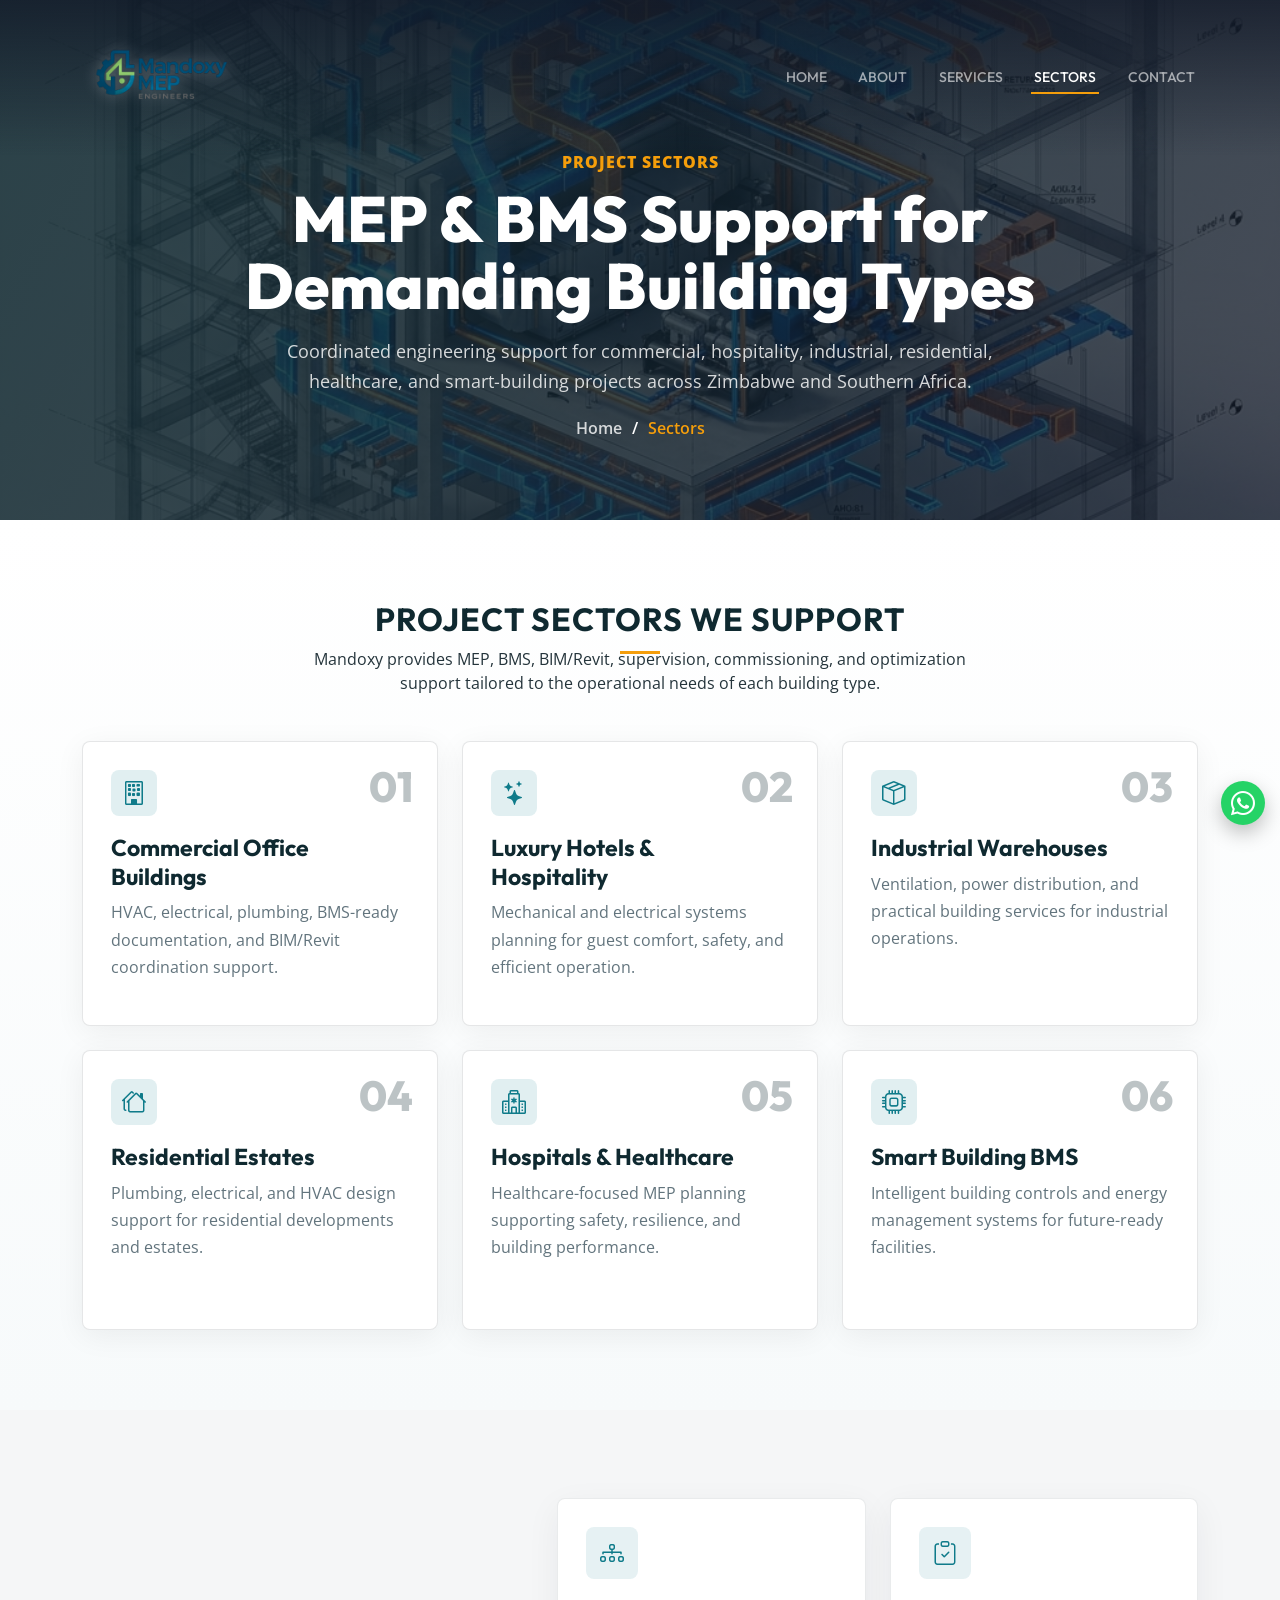
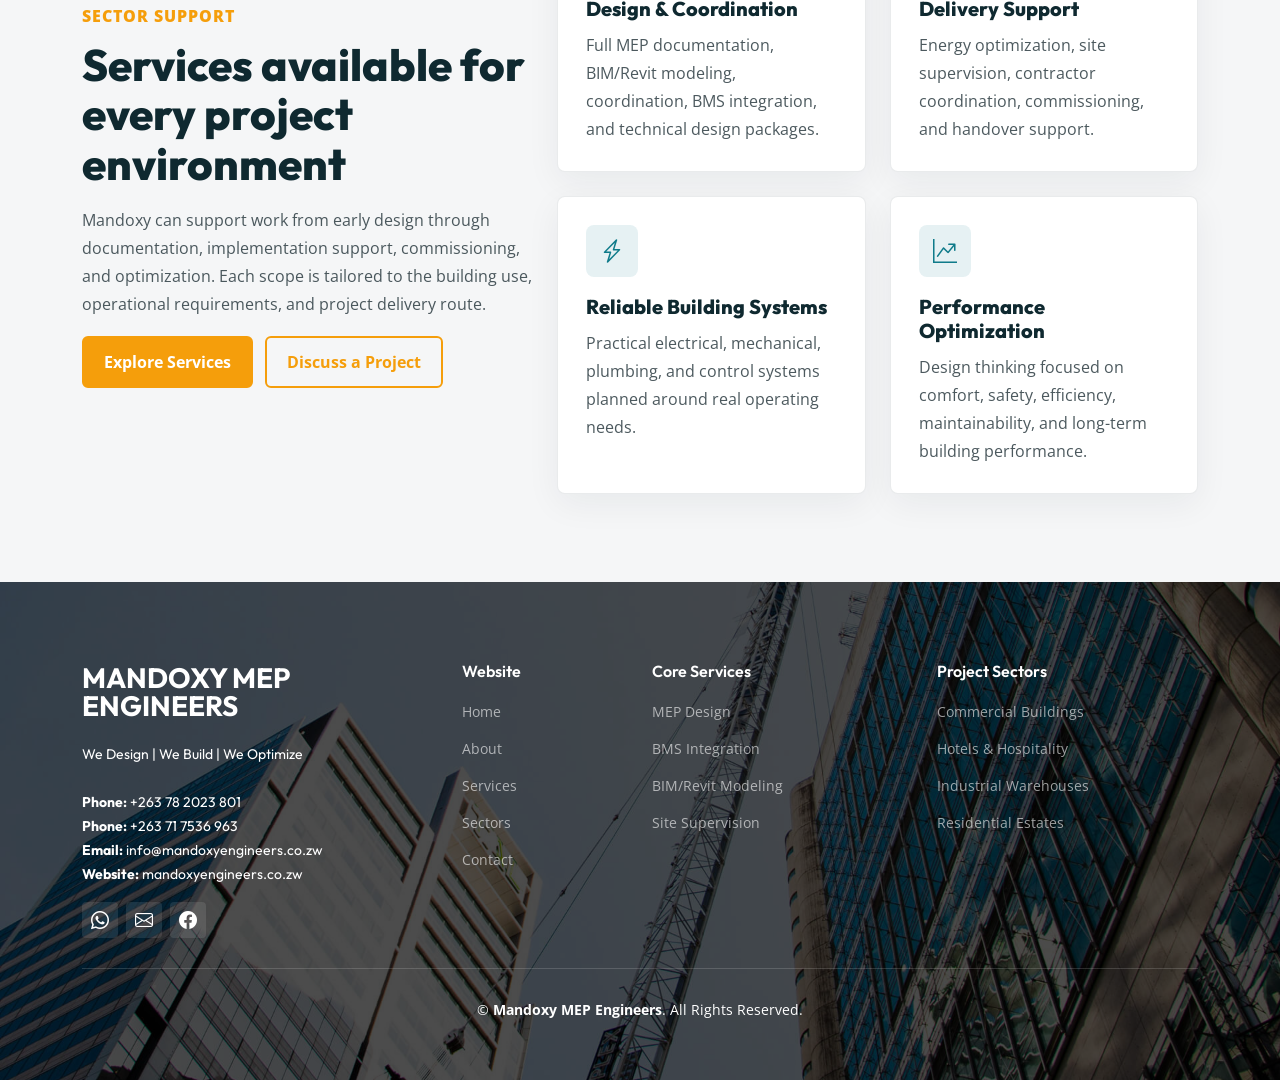
<file: projects.html>
<!DOCTYPE html>
<html lang="en">

<head>
  <meta charset="utf-8">
  <meta content="width=device-width, initial-scale=1.0" name="viewport">

  <title>Sectors | Mandoxy MEP Engineers</title>
  <meta content="Explore sectors Mandoxy MEP Engineers is ready to support, including commercial offices, hotels, warehouses, residential estates, hospitals, and smart buildings." name="description">
  <meta content="MEP engineers, BMS engineering, HVAC design, electrical engineering, plumbing systems, BIM, Revit, Zimbabwe, Mandoxy" name="keywords">
  <meta name="robots" content="index, follow">
  <link rel="canonical" href="https://mandoxyengineers.co.zw/projects.html">
  <meta property="og:locale" content="en_ZW">
  <meta property="og:type" content="website">
  <meta property="og:site_name" content="Mandoxy MEP Engineers">
  <meta property="og:title" content="Project Sectors | Mandoxy MEP Engineers">
  <meta property="og:description" content="MEP and BMS engineering support for commercial offices, hotels, warehouses, residential estates, healthcare facilities, and smart buildings.">
  <meta property="og:url" content="https://mandoxyengineers.co.zw/projects.html">
  <meta property="og:image" content="https://mandoxyengineers.co.zw/assets/img/projects/bim-hvac.png">
  <meta name="twitter:card" content="summary_large_image">
  <meta name="twitter:title" content="Project Sectors | Mandoxy MEP Engineers">
  <meta name="twitter:description" content="Coordinated MEP, BMS, BIM/Revit, supervision, commissioning, and optimization support by building sector.">
  <meta name="twitter:image" content="https://mandoxyengineers.co.zw/assets/img/projects/bim-hvac.png">

  <link href="/favicon.ico" rel="icon" sizes="any">
  <link href="/assets/img/favicon-32x32.png" rel="icon" type="image/png">
  <link href="/assets/img/apple-touch-icon.png" rel="apple-touch-icon">
  <link rel="preload" as="image" href="assets/img/projects/bim-hvac.png">
  <link rel="preconnect" href="https://fonts.googleapis.com">
  <link rel="preconnect" href="https://fonts.gstatic.com" crossorigin>

  <link href="https://fonts.googleapis.com/css2?family=Open+Sans:wght@400;600;700&family=Outfit:wght@400;500;600;700;800&display=swap" rel="stylesheet">

  <link href="assets/vendor/bootstrap/css/bootstrap.min.css" rel="stylesheet">
  <link href="assets/vendor/bootstrap-icons/bootstrap-icons.css" rel="stylesheet">

  <link href="assets/css/main.css" rel="stylesheet">
  <script type="application/ld+json">
  {
    "@context": "https://schema.org",
    "@type": "CollectionPage",
    "name": "Project Sectors",
    "url": "https://mandoxyengineers.co.zw/projects.html",
    "description": "Building sectors supported by Mandoxy MEP Engineers.",
    "mainEntity": {
      "@type": "ItemList",
      "itemListElement": [
        { "@type": "ListItem", "position": 1, "name": "Commercial Office Buildings" },
        { "@type": "ListItem", "position": 2, "name": "Luxury Hotels and Hospitality" },
        { "@type": "ListItem", "position": 3, "name": "Industrial Warehouses" },
        { "@type": "ListItem", "position": 4, "name": "Residential Estates" },
        { "@type": "ListItem", "position": 5, "name": "Hospitals and Healthcare" },
        { "@type": "ListItem", "position": 6, "name": "Smart Building BMS" }
      ]
    },
    "isPartOf": {
      "@type": "WebSite",
      "name": "Mandoxy MEP Engineers",
      "url": "https://mandoxyengineers.co.zw/"
    }
  }
  </script>
</head>

<body>

  <header id="header" class="header d-flex align-items-center">
    <div class="container-fluid container-xl d-flex align-items-center justify-content-between">
      <a href="index.html" class="logo d-flex align-items-center">
        <img src="/assets/img/mandox-logo.png" alt="Mandoxy MEP Engineers logo" class="mandox-logo-img">
      </a>

      <i class="mobile-nav-toggle mobile-nav-show bi bi-list"></i>
      <i class="mobile-nav-toggle mobile-nav-hide d-none bi bi-x"></i>
      <nav id="navbar" class="navbar">
        <ul>
          <li><a href="index.html">Home</a></li>
          <li><a href="about.html">About</a></li>
          <li><a href="services.html">Services</a></li>
          <li><a href="projects.html" class="active">Sectors</a></li>
          <li><a href="contact.html">Contact</a></li>
        </ul>
      </nav>
    </div>
  </header>

  <main id="main">
    <div class="breadcrumbs page-hero d-flex align-items-center" style="background-image: url('assets/img/projects/bim-hvac.png');">
      <div class="container position-relative d-flex flex-column align-items-center">
        <span class="eyebrow">Project Sectors</span>
        <h2>MEP & BMS Support for Demanding Building Types</h2>
        <p>Coordinated engineering support for commercial, hospitality, industrial, residential, healthcare, and
          smart-building projects across Zimbabwe and Southern Africa.</p>
        <ol>
          <li><a href="index.html">Home</a></li>
          <li>Sectors</li>
        </ol>
      </div>
    </div>

    <section class="projects sector-suite">
      <div class="container">
        <div class="section-header compact-header">
          <h2>Project Sectors We Support</h2>
          <p>Mandoxy provides MEP, BMS, BIM/Revit, supervision, commissioning, and optimization support tailored to
            the operational needs of each building type.</p>
        </div>
        <div class="row gy-4">
          <div class="col-lg-4 col-md-6"><div class="portfolio-proof sector-card h-100"><i class="bi bi-building"></i><span>01</span><h4>Commercial Office Buildings</h4><p>HVAC, electrical, plumbing, BMS-ready documentation, and BIM/Revit coordination support.</p></div></div>
          <div class="col-lg-4 col-md-6"><div class="portfolio-proof sector-card h-100"><i class="bi bi-stars"></i><span>02</span><h4>Luxury Hotels & Hospitality</h4><p>Mechanical and electrical systems planning for guest comfort, safety, and efficient operation.</p></div></div>
          <div class="col-lg-4 col-md-6"><div class="portfolio-proof sector-card h-100"><i class="bi bi-box-seam"></i><span>03</span><h4>Industrial Warehouses</h4><p>Ventilation, power distribution, and practical building services for industrial operations.</p></div></div>
          <div class="col-lg-4 col-md-6"><div class="portfolio-proof sector-card h-100"><i class="bi bi-houses"></i><span>04</span><h4>Residential Estates</h4><p>Plumbing, electrical, and HVAC design support for residential developments and estates.</p></div></div>
          <div class="col-lg-4 col-md-6"><div class="portfolio-proof sector-card h-100"><i class="bi bi-hospital"></i><span>05</span><h4>Hospitals & Healthcare</h4><p>Healthcare-focused MEP planning supporting safety, resilience, and building performance.</p></div></div>
          <div class="col-lg-4 col-md-6"><div class="portfolio-proof sector-card h-100"><i class="bi bi-cpu"></i><span>06</span><h4>Smart Building BMS</h4><p>Intelligent building controls and energy management systems for future-ready facilities.</p></div></div>
        </div>
      </div>
    </section>

    <section class="constructions sector-delivery section-bg">
      <div class="container">
        <div class="row gy-5 align-items-center">
          <div class="col-lg-5">
            <span class="eyebrow">Sector Support</span>
            <h2>Services available for every project environment</h2>
            <p>Mandoxy can support work from early design through documentation, implementation support,
              commissioning, and optimization. Each scope is tailored to the building use, operational requirements,
              and project delivery route.</p>
            <div class="contact-actions">
              <a href="services.html" class="btn-brand">Explore Services</a>
              <a href="contact.html" class="btn-brand btn-brand-outline">Discuss a Project</a>
            </div>
          </div>
          <div class="col-lg-7">
            <div class="row gy-4">
              <div class="col-md-6">
                <div class="sector-support-card h-100">
                  <i class="bi bi-diagram-3"></i>
                  <h4>Design & Coordination</h4>
                  <p>Full MEP documentation, BIM/Revit modeling, coordination, BMS integration, and technical design packages.</p>
                </div>
              </div>
              <div class="col-md-6">
                <div class="sector-support-card h-100">
                  <i class="bi bi-clipboard-check"></i>
                  <h4>Delivery Support</h4>
                  <p>Energy optimization, site supervision, contractor coordination, commissioning, and handover support.</p>
                </div>
              </div>
              <div class="col-md-6">
                <div class="sector-support-card h-100">
                  <i class="bi bi-lightning-charge"></i>
                  <h4>Reliable Building Systems</h4>
                  <p>Practical electrical, mechanical, plumbing, and control systems planned around real operating needs.</p>
                </div>
              </div>
              <div class="col-md-6">
                <div class="sector-support-card h-100">
                  <i class="bi bi-graph-up-arrow"></i>
                  <h4>Performance Optimization</h4>
                  <p>Design thinking focused on comfort, safety, efficiency, maintainability, and long-term building performance.</p>
                </div>
              </div>
            </div>
          </div>
        </div>
      </div>
    </section>
  </main>

  <footer id="footer" class="footer">
    <div class="footer-content position-relative">
      <div class="container">
        <div class="row">
          <div class="col-lg-4 col-md-6">
            <div class="footer-info">
              <h3>Mandoxy MEP Engineers</h3>
              <p>
                We Design | We Build | We Optimize<br><br>
                <strong>Phone:</strong> +263 78 2023 801<br>
                <strong>Phone:</strong> +263 71 7536 963<br>
                <strong>Email:</strong> info@mandoxyengineers.co.zw<br>
                <strong>Website:</strong> mandoxyengineers.co.zw<br>
              </p>
              <div class="social-links d-flex mt-3">
                <a href="https://wa.me/263782023801" class="d-flex align-items-center justify-content-center" aria-label="WhatsApp Mandoxy MEP Engineers"><i class="bi bi-whatsapp"></i></a>
                <a href="mailto:info@mandoxyengineers.co.zw" class="d-flex align-items-center justify-content-center" aria-label="Email Mandoxy MEP Engineers"><i class="bi bi-envelope"></i></a>
                <a href="https://www.facebook.com/share/18encXAMbG/" class="d-flex align-items-center justify-content-center" target="_blank" rel="noopener" aria-label="Facebook Mandoxy MEP Engineers"><i class="bi bi-facebook"></i></a>
              </div>
            </div>
          </div>

          <div class="col-lg-2 col-md-3 footer-links">
            <h4>Website</h4>
            <ul>
              <li><a href="index.html">Home</a></li>
              <li><a href="about.html">About</a></li>
              <li><a href="services.html">Services</a></li>
              <li><a href="projects.html">Sectors</a></li>
              <li><a href="contact.html">Contact</a></li>
            </ul>
          </div>

          <div class="col-lg-3 col-md-3 footer-links">
            <h4>Core Services</h4>
            <ul>
              <li><a href="services.html">MEP Design</a></li>
              <li><a href="services.html">BMS Integration</a></li>
              <li><a href="services.html">BIM/Revit Modeling</a></li>
              <li><a href="services.html">Site Supervision</a></li>
            </ul>
          </div>

          <div class="col-lg-3 col-md-12 footer-links">
            <h4>Project Sectors</h4>
            <ul>
              <li><a href="projects.html">Commercial Buildings</a></li>
              <li><a href="projects.html">Hotels & Hospitality</a></li>
              <li><a href="projects.html">Industrial Warehouses</a></li>
              <li><a href="projects.html">Residential Estates</a></li>
            </ul>
          </div>
        </div>
      </div>
    </div>

    <div class="footer-legal text-center position-relative">
      <div class="container">
        <div class="copyright">
          &copy; <strong><span>Mandoxy MEP Engineers</span></strong>. All Rights Reserved.
        </div>
      </div>
    </div>
  </footer>

  <a href="https://wa.me/263782023801" class="whatsapp-float d-flex align-items-center justify-content-center" aria-label="Chat on WhatsApp"><i class="bi bi-whatsapp"></i></a>
  <a href="#" class="scroll-top d-flex align-items-center justify-content-center" aria-label="Back to top"><i class="bi bi-arrow-up-short"></i></a>
  <script src="assets/vendor/bootstrap/js/bootstrap.bundle.min.js"></script>
  <script src="assets/js/main.js"></script>
</body>
</html>
</file>
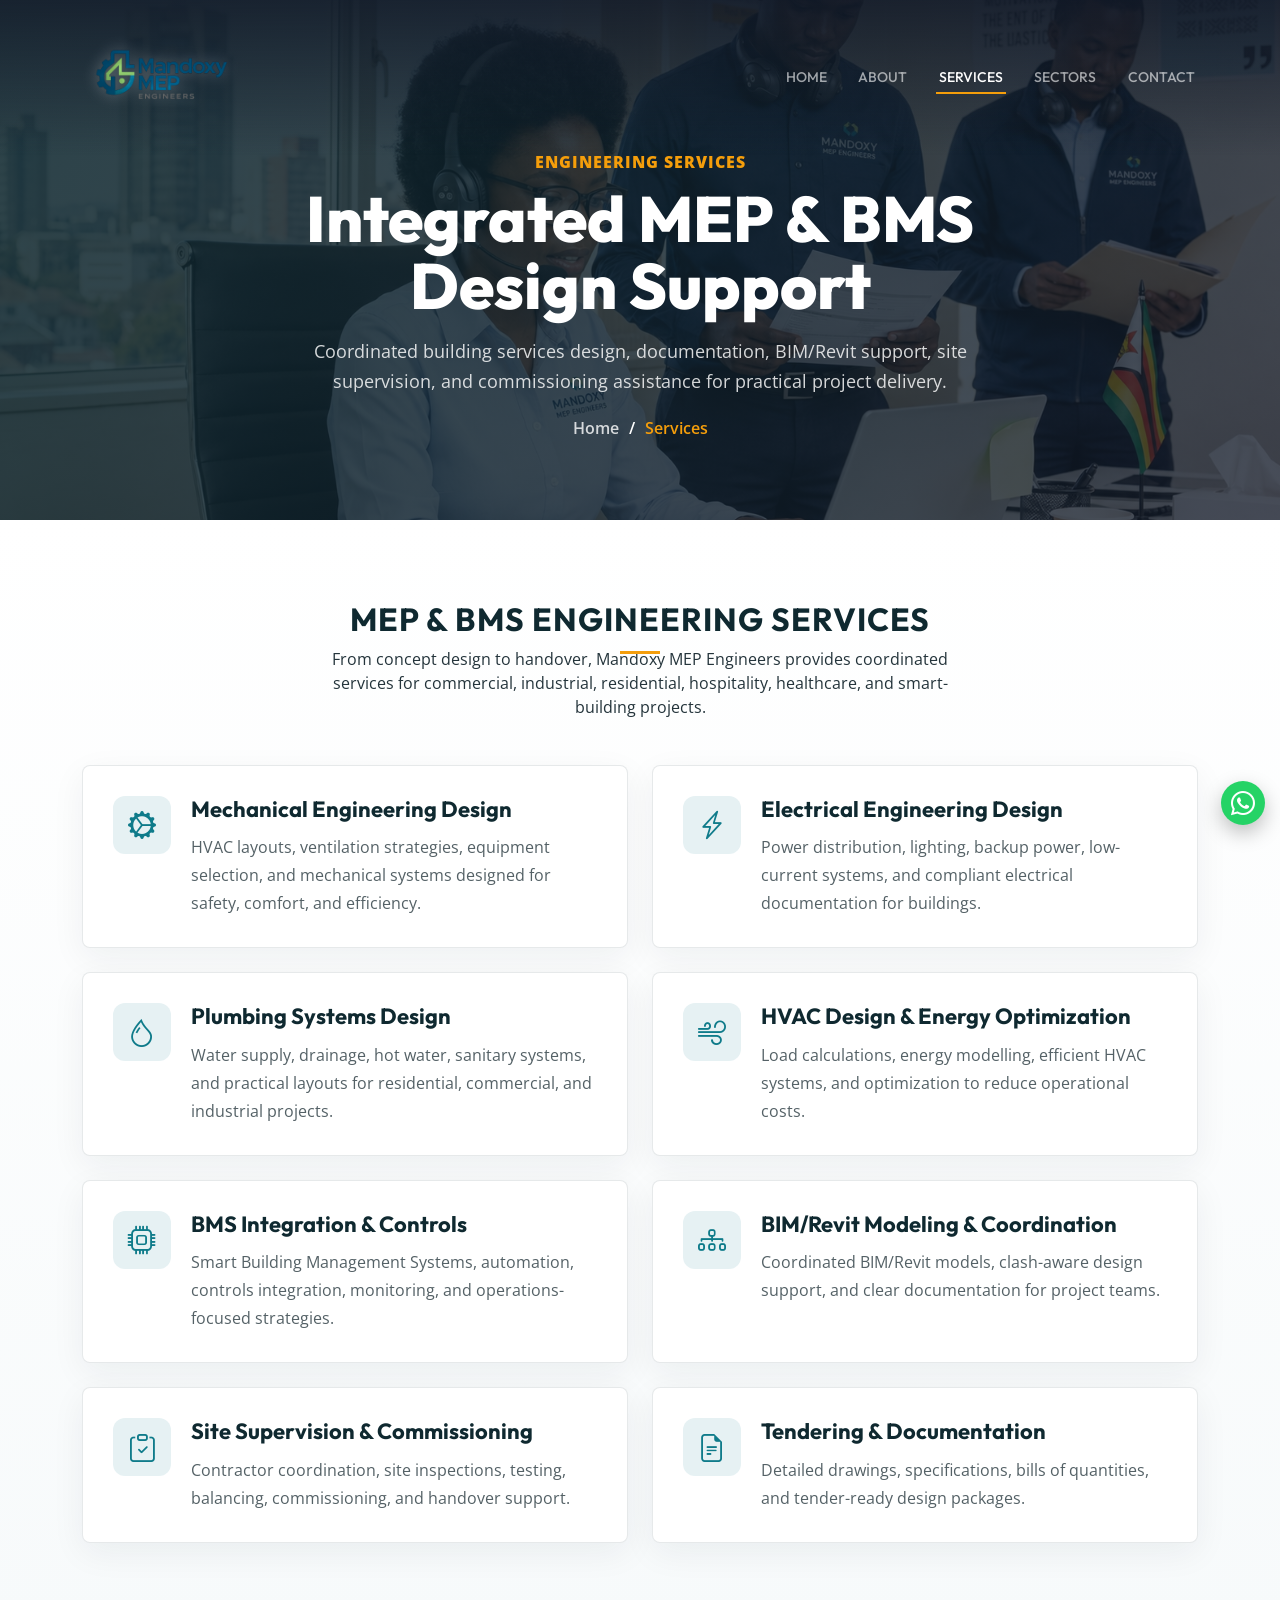
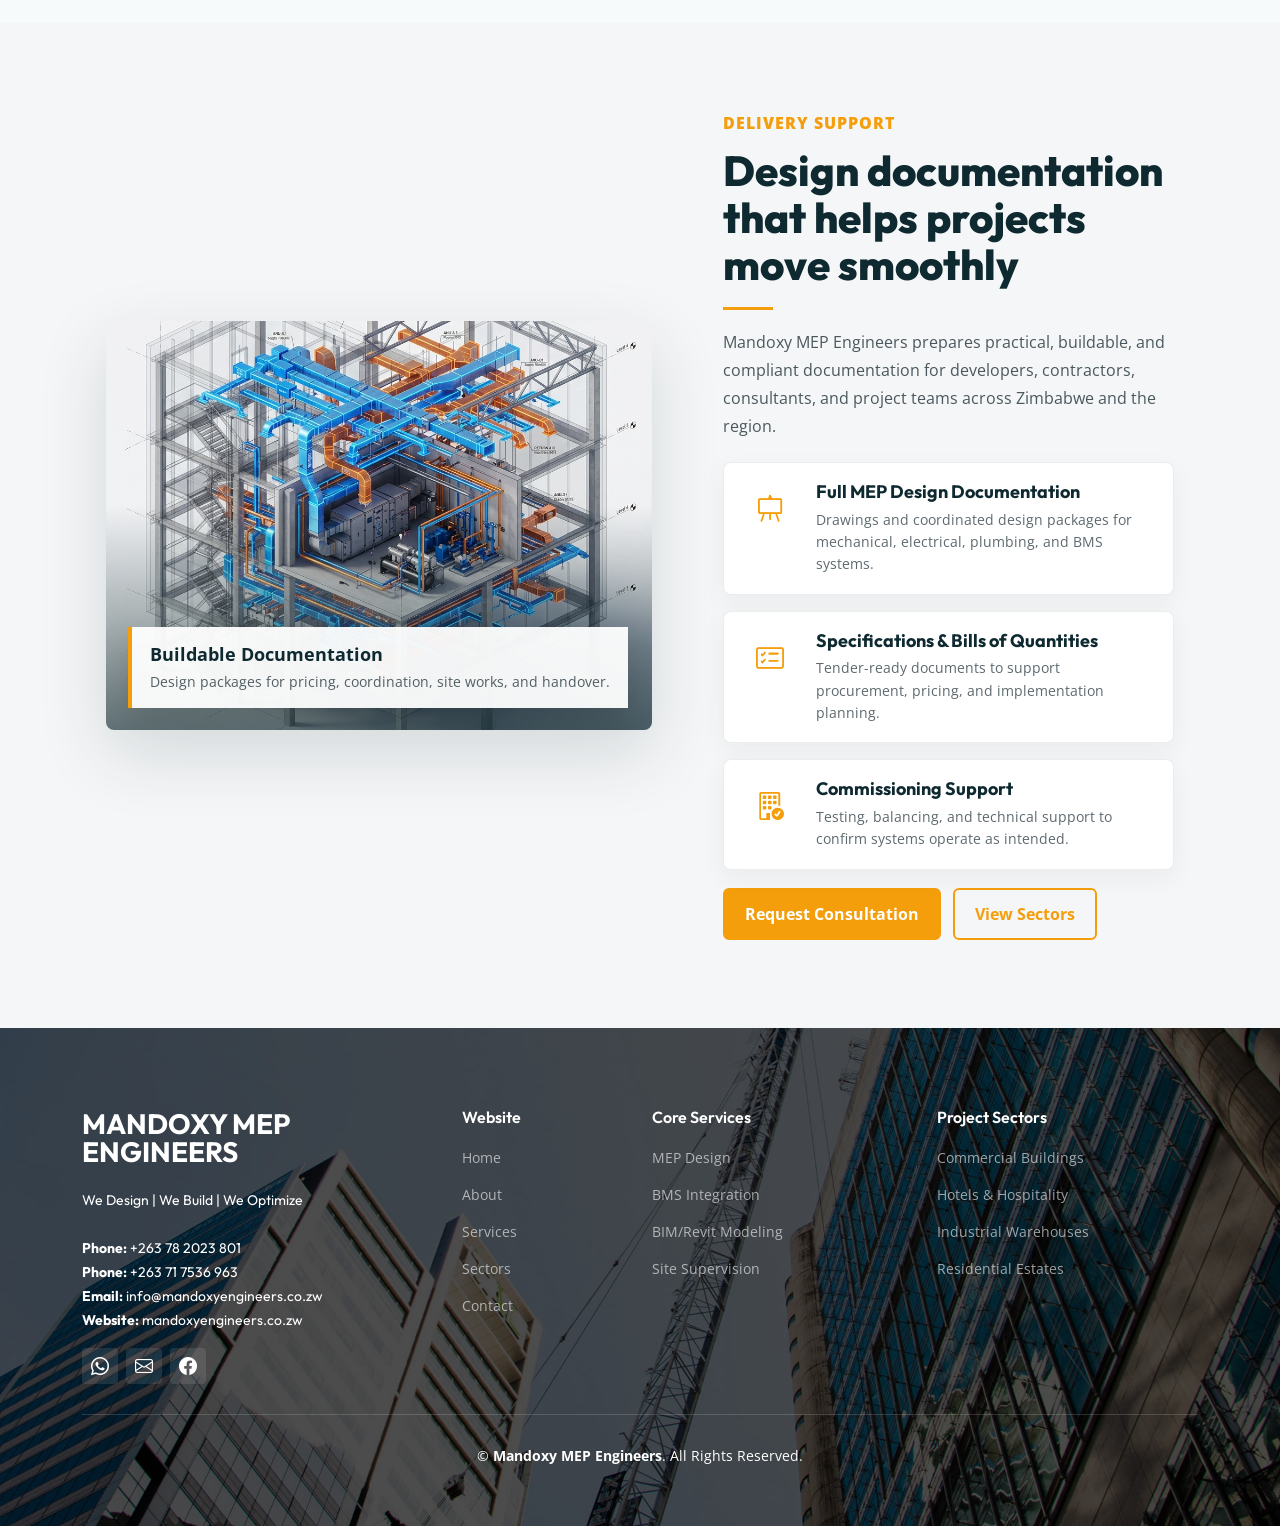
<file: services.html>
<!DOCTYPE html>
<html lang="en">

<head>
  <meta charset="utf-8">
  <meta content="width=device-width, initial-scale=1.0" name="viewport">

  <title>Services | Mandoxy MEP Engineers</title>
  <meta content="Mandoxy MEP Engineers offers MEP design, BMS integration, HVAC, electrical, plumbing, BIM/Revit modeling, energy optimization, site supervision, and commissioning services." name="description">
  <meta content="MEP engineers, BMS engineering, HVAC design, electrical engineering, plumbing systems, BIM, Revit, Zimbabwe, Mandoxy" name="keywords">
  <meta name="robots" content="index, follow">
  <link rel="canonical" href="https://mandoxyengineers.co.zw/services.html">
  <meta property="og:locale" content="en_ZW">
  <meta property="og:type" content="website">
  <meta property="og:site_name" content="Mandoxy MEP Engineers">
  <meta property="og:title" content="MEP & BMS Engineering Services | Mandoxy MEP Engineers">
  <meta property="og:description" content="Explore Mandoxy MEP services including mechanical, electrical, plumbing, HVAC, BMS, BIM/Revit coordination, supervision, and commissioning.">
  <meta property="og:url" content="https://mandoxyengineers.co.zw/services.html">
  <meta property="og:image" content="https://mandoxyengineers.co.zw/assets/img/services.jpg">
  <meta name="twitter:card" content="summary_large_image">
  <meta name="twitter:title" content="MEP & BMS Engineering Services | Mandoxy MEP Engineers">
  <meta name="twitter:description" content="Coordinated building services design, documentation, BIM/Revit support, site supervision, and commissioning assistance.">
  <meta name="twitter:image" content="https://mandoxyengineers.co.zw/assets/img/services.jpg">

  <link href="/favicon.ico" rel="icon" sizes="any">
  <link href="/assets/img/favicon-32x32.png" rel="icon" type="image/png">
  <link href="/assets/img/apple-touch-icon.png" rel="apple-touch-icon">
  <link rel="preload" as="image" href="assets/img/services.jpg">
  <link rel="preconnect" href="https://fonts.googleapis.com">
  <link rel="preconnect" href="https://fonts.gstatic.com" crossorigin>

  <link href="https://fonts.googleapis.com/css2?family=Open+Sans:wght@400;600;700&family=Outfit:wght@400;500;600;700;800&display=swap" rel="stylesheet">

  <link href="assets/vendor/bootstrap/css/bootstrap.min.css" rel="stylesheet">
  <link href="assets/vendor/bootstrap-icons/bootstrap-icons.css" rel="stylesheet">

  <link href="assets/css/main.css" rel="stylesheet">
  <script type="application/ld+json">
  {
    "@context": "https://schema.org",
    "@type": "Service",
    "name": "MEP and BMS Engineering Services",
    "url": "https://mandoxyengineers.co.zw/services.html",
    "provider": {
      "@type": "ProfessionalService",
      "name": "Mandoxy MEP Engineers",
      "url": "https://mandoxyengineers.co.zw/"
    },
    "areaServed": ["Zimbabwe", "Southern Africa"],
    "serviceType": [
      "Mechanical Engineering Design",
      "Electrical Engineering Design",
      "Plumbing Systems Design",
      "HVAC Design and Energy Optimization",
      "BMS Integration and Controls",
      "BIM/Revit Modeling and Coordination",
      "Site Supervision and Commissioning",
      "Tendering and Documentation"
    ],
    "hasOfferCatalog": {
      "@type": "OfferCatalog",
      "name": "Mandoxy MEP and BMS Services",
      "itemListElement": [
        { "@type": "Offer", "itemOffered": { "@type": "Service", "name": "Mechanical Engineering Design" } },
        { "@type": "Offer", "itemOffered": { "@type": "Service", "name": "Electrical Engineering Design" } },
        { "@type": "Offer", "itemOffered": { "@type": "Service", "name": "Plumbing Systems Design" } },
        { "@type": "Offer", "itemOffered": { "@type": "Service", "name": "HVAC Design and Energy Optimization" } },
        { "@type": "Offer", "itemOffered": { "@type": "Service", "name": "BMS Integration and Controls" } },
        { "@type": "Offer", "itemOffered": { "@type": "Service", "name": "BIM/Revit Modeling and Coordination" } }
      ]
    }
  }
  </script>
</head>

<body>

  <header id="header" class="header d-flex align-items-center">
    <div class="container-fluid container-xl d-flex align-items-center justify-content-between">
      <a href="index.html" class="logo d-flex align-items-center">
        <img src="/assets/img/mandox-logo.png" alt="Mandoxy MEP Engineers logo" class="mandox-logo-img">
      </a>

      <i class="mobile-nav-toggle mobile-nav-show bi bi-list"></i>
      <i class="mobile-nav-toggle mobile-nav-hide d-none bi bi-x"></i>
      <nav id="navbar" class="navbar">
        <ul>
          <li><a href="index.html">Home</a></li>
          <li><a href="about.html">About</a></li>
          <li><a href="services.html" class="active">Services</a></li>
          <li><a href="projects.html">Sectors</a></li>
          <li><a href="contact.html">Contact</a></li>
        </ul>
      </nav>
    </div>
  </header>

  <main id="main">
    <div class="breadcrumbs page-hero d-flex align-items-center" style="background-image: url('assets/img/services.jpg');">
      <div class="container position-relative d-flex flex-column align-items-center">
        <span class="eyebrow">Engineering Services</span>
        <h2>Integrated MEP & BMS Design Support</h2>
        <p>Coordinated building services design, documentation, BIM/Revit support, site supervision, and commissioning
          assistance for practical project delivery.</p>
        <ol>
          <li><a href="index.html">Home</a></li>
          <li>Services</li>
        </ol>
      </div>
    </div>

    <section class="services-list service-suite">
      <div class="container">
        <div class="section-header compact-header">
          <h2>MEP & BMS Engineering Services</h2>
          <p>From concept design to handover, Mandoxy MEP Engineers provides coordinated services for commercial,
            industrial, residential, hospitality, healthcare, and smart-building projects.</p>
        </div>
        <div class="row gy-4">
          <div class="col-lg-6">
            <div class="service-detail-card h-100">
              <div class="icon"><i class="bi bi-gear-wide-connected"></i></div>
              <div>
                <h3>Mechanical Engineering Design</h3>
                <p>HVAC layouts, ventilation strategies, equipment selection, and mechanical systems designed for safety, comfort, and efficiency.</p>
              </div>
            </div>
          </div>

          <div class="col-lg-6">
            <div class="service-detail-card h-100">
              <div class="icon"><i class="bi bi-lightning-charge"></i></div>
              <div>
                <h3>Electrical Engineering Design</h3>
                <p>Power distribution, lighting, backup power, low-current systems, and compliant electrical documentation for buildings.</p>
              </div>
            </div>
          </div>

          <div class="col-lg-6">
            <div class="service-detail-card h-100">
              <div class="icon"><i class="bi bi-droplet"></i></div>
              <div>
                <h3>Plumbing Systems Design</h3>
                <p>Water supply, drainage, hot water, sanitary systems, and practical layouts for residential, commercial, and industrial projects.</p>
              </div>
            </div>
          </div>

          <div class="col-lg-6">
            <div class="service-detail-card h-100">
              <div class="icon"><i class="bi bi-wind"></i></div>
              <div>
                <h3>HVAC Design & Energy Optimization</h3>
                <p>Load calculations, energy modelling, efficient HVAC systems, and optimization to reduce operational costs.</p>
              </div>
            </div>
          </div>

          <div class="col-lg-6">
            <div class="service-detail-card h-100">
              <div class="icon"><i class="bi bi-cpu"></i></div>
              <div>
                <h3>BMS Integration & Controls</h3>
                <p>Smart Building Management Systems, automation, controls integration, monitoring, and operations-focused strategies.</p>
              </div>
            </div>
          </div>

          <div class="col-lg-6">
            <div class="service-detail-card h-100">
              <div class="icon"><i class="bi bi-diagram-3"></i></div>
              <div>
                <h3>BIM/Revit Modeling & Coordination</h3>
                <p>Coordinated BIM/Revit models, clash-aware design support, and clear documentation for project teams.</p>
              </div>
            </div>
          </div>

          <div class="col-lg-6">
            <div class="service-detail-card h-100">
              <div class="icon"><i class="bi bi-clipboard-check"></i></div>
              <div>
                <h3>Site Supervision & Commissioning</h3>
                <p>Contractor coordination, site inspections, testing, balancing, commissioning, and handover support.</p>
              </div>
            </div>
          </div>

          <div class="col-lg-6">
            <div class="service-detail-card h-100">
              <div class="icon"><i class="bi bi-file-earmark-text"></i></div>
              <div>
                <h3>Tendering & Documentation</h3>
                <p>Detailed drawings, specifications, bills of quantities, and tender-ready design packages.</p>
              </div>
            </div>
          </div>
        </div>
      </div>
    </section>

    <section class="alt-services service-delivery section-bg">
      <div class="container">
        <div class="row justify-content-around gy-4 align-items-center">
          <div class="col-lg-6">
            <div class="delivery-media">
              <img src="assets/img/projects/bim-hvac.png" class="img-fluid" alt="HVAC and BIM coordination model">
              <div class="delivery-badge">
                <strong>Buildable Documentation</strong>
                <span>Design packages for pricing, coordination, site works, and handover.</span>
              </div>
            </div>
          </div>
          <div class="col-lg-5 d-flex flex-column justify-content-center">
            <span class="eyebrow">Delivery Support</span>
            <h3>Design documentation that helps projects move smoothly</h3>
            <p>Mandoxy MEP Engineers prepares practical, buildable, and compliant documentation for developers,
              contractors, consultants, and project teams across Zimbabwe and the region.</p>
            <div class="icon-box d-flex position-relative"><i class="bi bi-easel flex-shrink-0"></i><div><h4>Full MEP Design Documentation</h4><p>Drawings and coordinated design packages for mechanical, electrical, plumbing, and BMS systems.</p></div></div>
            <div class="icon-box d-flex position-relative"><i class="bi bi-card-checklist flex-shrink-0"></i><div><h4>Specifications & Bills of Quantities</h4><p>Tender-ready documents to support procurement, pricing, and implementation planning.</p></div></div>
            <div class="icon-box d-flex position-relative"><i class="bi bi-building-check flex-shrink-0"></i><div><h4>Commissioning Support</h4><p>Testing, balancing, and technical support to confirm systems operate as intended.</p></div></div>
            <div class="contact-actions">
              <a href="contact.html" class="btn-brand">Request Consultation</a>
              <a href="projects.html" class="btn-brand btn-brand-outline">View Sectors</a>
            </div>
          </div>
        </div>
      </div>
    </section>
  </main>

  <footer id="footer" class="footer">
    <div class="footer-content position-relative">
      <div class="container">
        <div class="row">
          <div class="col-lg-4 col-md-6">
            <div class="footer-info">
              <h3>Mandoxy MEP Engineers</h3>
              <p>
                We Design | We Build | We Optimize<br><br>
                <strong>Phone:</strong> +263 78 2023 801<br>
                <strong>Phone:</strong> +263 71 7536 963<br>
                <strong>Email:</strong> info@mandoxyengineers.co.zw<br>
                <strong>Website:</strong> mandoxyengineers.co.zw<br>
              </p>
              <div class="social-links d-flex mt-3">
                <a href="https://wa.me/263782023801" class="d-flex align-items-center justify-content-center" aria-label="WhatsApp Mandoxy MEP Engineers"><i class="bi bi-whatsapp"></i></a>
                <a href="mailto:info@mandoxyengineers.co.zw" class="d-flex align-items-center justify-content-center" aria-label="Email Mandoxy MEP Engineers"><i class="bi bi-envelope"></i></a>
                <a href="https://www.facebook.com/share/18encXAMbG/" class="d-flex align-items-center justify-content-center" target="_blank" rel="noopener" aria-label="Facebook Mandoxy MEP Engineers"><i class="bi bi-facebook"></i></a>
              </div>
            </div>
          </div>

          <div class="col-lg-2 col-md-3 footer-links">
            <h4>Website</h4>
            <ul>
              <li><a href="index.html">Home</a></li>
              <li><a href="about.html">About</a></li>
              <li><a href="services.html">Services</a></li>
              <li><a href="projects.html">Sectors</a></li>
              <li><a href="contact.html">Contact</a></li>
            </ul>
          </div>

          <div class="col-lg-3 col-md-3 footer-links">
            <h4>Core Services</h4>
            <ul>
              <li><a href="services.html">MEP Design</a></li>
              <li><a href="services.html">BMS Integration</a></li>
              <li><a href="services.html">BIM/Revit Modeling</a></li>
              <li><a href="services.html">Site Supervision</a></li>
            </ul>
          </div>

          <div class="col-lg-3 col-md-12 footer-links">
            <h4>Project Sectors</h4>
            <ul>
              <li><a href="projects.html">Commercial Buildings</a></li>
              <li><a href="projects.html">Hotels & Hospitality</a></li>
              <li><a href="projects.html">Industrial Warehouses</a></li>
              <li><a href="projects.html">Residential Estates</a></li>
            </ul>
          </div>
        </div>
      </div>
    </div>

    <div class="footer-legal text-center position-relative">
      <div class="container">
        <div class="copyright">
          &copy; <strong><span>Mandoxy MEP Engineers</span></strong>. All Rights Reserved.
        </div>
      </div>
    </div>
  </footer>

  <a href="https://wa.me/263782023801" class="whatsapp-float d-flex align-items-center justify-content-center" aria-label="Chat on WhatsApp"><i class="bi bi-whatsapp"></i></a>
  <a href="#" class="scroll-top d-flex align-items-center justify-content-center" aria-label="Back to top"><i class="bi bi-arrow-up-short"></i></a>
  <script src="assets/vendor/bootstrap/js/bootstrap.bundle.min.js"></script>
  <script src="assets/js/main.js"></script>
</body>
</html>
</file>
<file: assets/css/main.css>
/**
* Template Name: UpConstruction - v1.3.0
* Template URL: https://bootstrapmade.com/upconstruction-bootstrap-construction-website-template/
* Author: BootstrapMade.com
* License: https://bootstrapmade.com/license/
*/

/*--------------------------------------------------------------
# Set main reusable colors and fonts using CSS variables
# Learn more about CSS variables at https://developer.mozilla.org/en-US/docs/Web/CSS/Using_CSS_custom_properties
--------------------------------------------------------------*/
/* Fonts */
:root {
  --font-default: "Open Sans", system-ui, -apple-system, "Segoe UI", Roboto, "Helvetica Neue", Arial, "Noto Sans", "Liberation Sans", sans-serif, "Apple Color Emoji", "Segoe UI Emoji", "Segoe UI Symbol", "Noto Color Emoji";
  --font-primary: "Outfit", sans-serif;
  --font-secondary: "Outfit", sans-serif;
}

/* Colors */
:root {
  --color-default: #364d59;
  --color-primary: #feb900;
  --color-secondary: #111827;
  --mandox-dark: #111827;
}

/* Animations */
@keyframes digital-pulse {
  0% { transform: scale(1); box-shadow: 0 0 0 0 rgba(254, 185, 0, 0.4); }
  70% { transform: scale(1.05); box-shadow: 0 0 0 10px rgba(254, 185, 0, 0); }
  100% { transform: scale(1); box-shadow: 0 0 0 0 rgba(254, 185, 0, 0); }
}

@keyframes line-draw {
  from { width: 0; }
  to { width: 100%; }
}

/* Smooth scroll behavior */
:root {
  scroll-behavior: smooth;
}

/*--------------------------------------------------------------
# General
--------------------------------------------------------------*/
body {
  font-family: var(--font-default);
  color: var(--color-default);
  overflow-x: hidden;
}

a {
  color: var(--color-primary);
  text-decoration: none;
}

a:hover {
  color: #ffc732;
  text-decoration: none;
}

h1,
h2,
h3,
h4,
h5,
h6 {
  font-family: var(--font-primary);
}

/*--------------------------------------------------------------
# Sections & Section Header
--------------------------------------------------------------*/
section {
  padding: 80px 0;
  overflow: hidden;
}

.section-bg {
  background-color: #f5f6f7;
}

.section-header {
  text-align: center;
  padding-bottom: 70px;
}

.section-header h2 {
  font-size: clamp(26px, 4vw, 32px);
  font-weight: 700;
  position: relative;
  color: var(--color-secondary);
  text-transform: uppercase;
  letter-spacing: 1px;
}

.section-header h2:after {
  content: "";
  position: absolute;
  display: block;
  width: 40px;
  height: 3px;
  background: var(--color-primary);
  left: 50%;
  transform: translateX(-50%);
  bottom: -15px;
  transition: width 0.4s cubic-bezier(0.175, 0.885, 0.32, 1.275);
}

.section-header:hover h2:after {
  width: 80px;
}

.section-header p {
  margin: 0 auto 0 auto;
}

@media (min-width: 1199px) {
  .section-header p {
    max-width: 60%;
  }
}

/*--------------------------------------------------------------
# Breadcrumbs
--------------------------------------------------------------*/
.breadcrumbs {
  padding: 140px 0 60px 0;
  min-height: 30vh;
  position: relative;
  background-size: cover;
  background-position: center;
  background-repeat: no-repeat;
}

.breadcrumbs:before {
  content: "";
  background-color: rgba(0, 0, 0, 0.6);
  position: absolute;
  inset: 0;
}

.breadcrumbs h2 {
  font-size: 56px;
  font-weight: 500;
  color: #fff;
  font-family: var(--font-secondary);
}

.breadcrumbs ol {
  display: flex;
  flex-wrap: wrap;
  list-style: none;
  padding: 0 0 10px 0;
  margin: 0;
  font-size: 16px;
  font-weight: 600;
  color: var(--color-primary);
}

.breadcrumbs ol a {
  color: rgba(255, 255, 255, 0.8);
  transition: 0.3s;
}

.breadcrumbs ol a:hover {
  text-decoration: underline;
}

.breadcrumbs ol li+li {
  padding-left: 10px;
}

.breadcrumbs ol li+li::before {
  display: inline-block;
  padding-right: 10px;
  color: #fff;
  content: "/";
}

/*--------------------------------------------------------------
# Scroll top button
--------------------------------------------------------------*/
.scroll-top {
  position: fixed;
  visibility: hidden;
  opacity: 0;
  right: 15px;
  bottom: 15px;
  z-index: 99999;
  background: var(--color-primary);
  width: 40px;
  height: 40px;
  border-radius: 4px;
  transition: all 0.4s;
}

.scroll-top i {
  font-size: 24px;
  color: var(--color-secondary);
  line-height: 0;
}

.scroll-top:hover {
  background: #ffc732;
  color: #fff;
}

.scroll-top.active {
  visibility: visible;
  opacity: 1;
}

/*--------------------------------------------------------------
# Header
--------------------------------------------------------------*/
.header {
  z-index: 9999;
  position: fixed;
  scroll-margin-top: 100px;
  padding: clamp(10px, 2vw, 20px) 0;
  top: 0;
  left: 0;
  right: 0;
  background: linear-gradient(180deg, rgba(17, 24, 39, 0.75) 0%, rgba(17, 24, 39, 0) 100%);
  transition: background 0.4s ease, padding 0.4s ease, box-shadow 0.4s ease, transform 0.3s ease;
  transform: translateY(0);
}

.header.header-scrolled {
  background: transparent;
  backdrop-filter: none;
  -webkit-backdrop-filter: none;
  padding: 10px 0;
  box-shadow: none;
}

.header.header-hidden {
  transform: translateY(-100%);
}

.header .logo img {
  max-height: clamp(75px, 10vw, 115px);
  margin-right: 12px;
  filter: brightness(1.2) contrast(1.1) drop-shadow(0 0 8px rgba(255, 255, 255, 0.3));
  transition: all 0.3s ease;
}

.header .logo h1 {
  display: block;
  font-size: clamp(19px, 4.5vw, 24px);
  font-weight: 700;
  color: #fff;
  margin-bottom: 0;
  font-family: var(--font-primary);
  line-height: 0.9;
  white-space: nowrap;
}

.header .logo h1 span {
  color: var(--color-primary);
}

.header .logo h1 small {
  color: #fff;
  display: block;
  font-size: clamp(10px, 2.4vw, 12px);
  font-weight: 500;
  letter-spacing: 0;
  line-height: 1.1;
  margin-top: 3px;
}

/*--------------------------------------------------------------
# Desktop Navigation
--------------------------------------------------------------*/
@media (min-width: 992px) {
  .navbar {
    padding: 0;
  }

  .navbar ul {
    margin: 0;
    padding: 0;
    display: flex;
    list-style: none;
    align-items: center;
  }

  .navbar li {
    position: relative;
  }

  .navbar>ul>li {
    white-space: nowrap;
    padding: 10px 0 10px clamp(16px, 2vw, 28px);
  }

  .navbar a,
  .navbar a:focus {
    display: flex;
    align-items: center;
    justify-content: space-between;
    padding: 0 3px;
    font-family: var(--font-primary);
    font-size: 14px;
    font-weight: 500;
    color: rgba(255, 255, 255, 0.6);
    text-transform: uppercase;
    white-space: nowrap;
    transition: 0.3s;
    position: relative;
  }

  .navbar a i,
  .navbar a:focus i {
    font-size: 12px;
    line-height: 0;
    margin-left: 5px;
  }

  .navbar>ul>li>a:before {
    content: "";
    position: absolute;
    height: 2px;
    bottom: -6px;
    left: 0;
    background-color: var(--color-primary);
    visibility: hidden;
    width: 0;
    transition: all 0.3s ease-in-out 0s;
  }

  .navbar a:hover:before,
  .navbar li:hover>a:before,
  .navbar .active:before {
    visibility: visible;
    width: 100%;
  }

  .navbar a:hover,
  .navbar .active,
  .navbar .active:focus,
  .navbar li:hover>a {
    color: #fff;
  }

  .header.header-scrolled .navbar a,
  .header.header-scrolled .navbar a:focus {
    color: rgba(15, 41, 48, 0.74);
  }

  .header.header-scrolled .navbar a:hover,
  .header.header-scrolled .navbar .active,
  .header.header-scrolled .navbar .active:focus,
  .header.header-scrolled .navbar li:hover>a {
    color: var(--color-secondary);
  }

  .navbar .dropdown ul {
    display: block;
    position: absolute;
    left: 28px;
    top: calc(100% + 30px);
    margin: 0;
    padding: 10px 0;
    z-index: 99;
    opacity: 0;
    visibility: hidden;
    background: #fff;
    box-shadow: 0px 0px 30px rgba(127, 137, 161, 0.25);
    transition: 0.3s;
  }

  .navbar .dropdown ul li {
    min-width: 200px;
  }

  .navbar .dropdown ul a {
    padding: 10px 20px;
    font-size: 15px;
    text-transform: none;
    color: var(--color-default);
    font-weight: 400;
  }

  .navbar .dropdown ul a i {
    font-size: 12px;
  }

  .navbar .dropdown ul a:hover,
  .navbar .dropdown ul .active:hover,
  .navbar .dropdown ul li:hover>a {
    color: var(--color-primary);
  }

  .navbar .dropdown:hover>ul {
    opacity: 1;
    top: 100%;
    visibility: visible;
  }

  .navbar .dropdown .dropdown ul {
    top: 0;
    left: calc(100% - 30px);
    visibility: hidden;
  }

  .navbar .dropdown .dropdown:hover>ul {
    opacity: 1;
    top: 0;
    left: 100%;
    visibility: visible;
  }
}

@media (min-width: 992px) and (max-width: 1199px) {
  .navbar .dropdown .dropdown ul {
    left: -90%;
  }

  .navbar .dropdown .dropdown:hover>ul {
    left: -100%;
  }
}

@media (min-width: 992px) {

  .mobile-nav-show,
  .mobile-nav-hide {
    display: none;
  }
}

/*--------------------------------------------------------------
# Mobile Navigation
--------------------------------------------------------------*/
@media (max-width: 991px) {
  .navbar {
    position: fixed;
    top: 0;
    right: -100%;
    width: 100%;
    max-width: min(400px, 86vw);
    bottom: 0;
    transition: 0.3s;
    z-index: 9997;
  }

  .navbar ul {
    position: absolute;
    inset: 0;
    padding: 72px 0 18px 0;
    margin: 0;
    background: rgba(17, 24, 39, 0.96);
    box-shadow: -16px 0 40px rgba(0, 0, 0, 0.35);
    overflow-y: auto;
    transition: 0.3s;
    z-index: 9998;
  }

  .navbar a,
  .navbar a:focus {
    display: flex;
    align-items: center;
    justify-content: space-between;
    padding: 14px 24px;
    font-family: var(--font-primary);
    font-size: 15px;
    font-weight: 500;
    color: rgba(255, 255, 255, 0.7);
    white-space: nowrap;
    text-transform: uppercase;
    transition: 0.3s;
  }

  .navbar a i,
  .navbar a:focus i {
    font-size: 12px;
    line-height: 0;
    margin-left: 5px;
  }

  .navbar a:hover,
  .navbar .active,
  .navbar .active:focus,
  .navbar li:hover>a {
    color: #fff;
  }

  .navbar .dropdown ul,
  .navbar .dropdown .dropdown ul {
    position: static;
    display: none;
    padding: 10px 0;
    margin: 10px 20px;
    transition: all 0.5s ease-in-out;
    border: 1px solid #222428;
  }

  .navbar .dropdown>.dropdown-active,
  .navbar .dropdown .dropdown>.dropdown-active {
    display: block;
  }

  .mobile-nav-show {
    position: relative;
    color: #fff;
    font-size: 28px;
    cursor: pointer;
    line-height: 0;
    transition: 0.5s;
    z-index: 9999;
    padding: 8px 4px 8px 12px;
  }

  .header.header-scrolled .mobile-nav-show {
    color: var(--color-secondary);
  }

  .mobile-nav-hide {
    color: #fff;
    font-size: 32px;
    cursor: pointer;
    line-height: 0;
    transition: 0.5s;
    position: fixed;
    right: 20px;
    top: 22px;
    z-index: 9999;
  }

  .mobile-nav-active {
    overflow: hidden;
  }

  .mobile-nav-active .navbar {
    right: 0;
  }

  .mobile-nav-active .navbar:before {
    content: "";
    position: fixed;
    inset: 0;
    background: rgba(0, 0, 0, 0.6);
    z-index: 9996;
  }
}

/*--------------------------------------------------------------
# Get Started Section
--------------------------------------------------------------*/
.get-started .content {
  padding: 30px 0;
}

.get-started .content h3 {
  font-size: 36px;
  color: var(--color-secondary);
  font-weight: 600;
  margin-bottom: 25px;
  padding-bottom: 25px;
  position: relative;
}

.get-started .content h3:after {
  content: "";
  position: absolute;
  display: block;
  width: 60px;
  height: 4px;
  background: var(--color-primary);
  left: 0;
  bottom: 0;
}

.get-started .content p {
  font-size: 14px;
}

.get-started .php-email-form {
  background: #fff;
  padding: 30px;
  height: 100%;
}

@media (max-width: 575px) {
  .get-started .php-email-form {
    padding: 20px;
  }
}

.get-started .php-email-form h3 {
  font-size: 14px;
  font-weight: 700;
  text-transform: uppercase;
  letter-spacing: 1px;
}

.get-started .php-email-form p {
  font-size: 14px;
  margin-bottom: 20px;
}

.get-started .php-email-form .error-message {
  display: none;
  color: #fff;
  background: #df1529;
  text-align: left;
  padding: 15px;
  margin-bottom: 24px;
  font-weight: 600;
}

.get-started .php-email-form .sent-message {
  display: none;
  color: #fff;
  background: #059652;
  text-align: center;
  padding: 15px;
  margin-bottom: 24px;
  font-weight: 600;
}

.get-started .php-email-form .loading {
  display: none;
  background: #fff;
  text-align: center;
  padding: 15px;
  margin-bottom: 24px;
}

.get-started .php-email-form .loading:before {
  content: "";
  display: inline-block;
  border-radius: 50%;
  width: 24px;
  height: 24px;
  margin: 0 10px -6px 0;
  border: 3px solid #059652;
  border-top-color: #fff;
  -webkit-animation: animate-loading 1s linear infinite;
  animation: animate-loading 1s linear infinite;
}

.get-started .php-email-form input,
.get-started .php-email-form textarea {
  border-radius: 0;
  box-shadow: none;
  font-size: 14px;
  border-radius: 0;
}

.get-started .php-email-form input:focus,
.get-started .php-email-form textarea:focus {
  border-color: var(--color-primary);
}

.get-started .php-email-form input {
  padding: 12px 15px;
}

.get-started .php-email-form textarea {
  padding: 12px 15px;
}

.get-started .php-email-form button[type=submit] {
  background: var(--color-primary);
  border: 0;
  padding: 10px 30px;
  color: #fff;
  transition: 0.4s;
  border-radius: 4px;
}

.get-started .php-email-form button[type=submit]:hover {
  background: rgba(254, 185, 0, 0.8);
}

@-webkit-keyframes animate-loading {
  0% {
    transform: rotate(0deg);
  }

  100% {
    transform: rotate(360deg);
  }
}

@keyframes animate-loading {
  0% {
    transform: rotate(0deg);
  }

  100% {
    transform: rotate(360deg);
  }
}

/*--------------------------------------------------------------
# Constructions Section
--------------------------------------------------------------*/
.constructions .card-item {
  border: 1px solid rgba(82, 86, 94, 0.2);
  background: #fff;
  position: relative;
  border-radius: 8px;
  overflow: hidden;
  transition: all 0.4s ease;
}

.constructions .card-item:hover {
  transform: translateY(-10px);
  box-shadow: 0 20px 40px rgba(0, 0, 0, 0.08);
  border-color: var(--color-primary);
}

.constructions .card-item .card-bg {
  min-height: 300px;
  background-size: cover;
  background-position: center;
  background-repeat: no-repeat;
}

.constructions .card-item .card-body {
  padding: 30px;
}

.constructions .card-item h4 {
  font-weight: 700;
  font-size: 20px;
  margin-bottom: 15px;
  color: var(--color-secondary);
}

.constructions .card-item p {
  color: var(--color-secondary);
  margin: 0;
}

/*--------------------------------------------------------------
# Services Section
--------------------------------------------------------------*/
.services .service-item {
  padding: 50px 40px;
  background: #fff;
  height: 100%;
  border-radius: 8px;
  transition: all 0.4s ease;
  border: 1px solid rgba(0, 0, 0, 0.05);
  position: relative;
  overflow: hidden;
  box-shadow: 0 10px 30px rgba(0, 0, 0, 0.02);
}

.services .service-item:hover {
  transform: translateY(-10px);
  box-shadow: 0 20px 40px rgba(0, 0, 0, 0.08);
  border-color: var(--color-primary);
}

.services .service-item:before {
  content: "";
  position: absolute;
  top: 0;
  left: -100%;
  width: 100%;
  height: 100%;
  background: linear-gradient(90deg, transparent, rgba(254, 185, 0, 0.08), transparent);
  transition: 0.6s;
  z-index: 1;
}

.services .service-item:hover:before {
  left: 100%;
}

.services .service-item .icon {
  width: 70px;
  height: 70px;
  background: #f8f9fa;
  border-radius: 50%;
  display: flex;
  align-items: center;
  justify-content: center;
  margin-bottom: 30px;
  transition: 0.4s;
  position: relative;
  z-index: 2;
}

.services .service-item .icon i {
  color: var(--color-secondary);
  font-size: 32px;
  transition: 0.4s;
}

.services .service-item:hover .icon {
  background: var(--color-primary);
  animation: digital-pulse 1.5s infinite;
}

.services .service-item:hover .icon i {
  color: #fff;
}

.services .service-item h3 {
  color: var(--color-secondary);
  font-weight: 700;
  margin: 0 0 20px 0;
  font-size: 24px;
  transition: 0.3s;
  z-index: 2;
  position: relative;
}

.services .service-item p {
  line-height: 26px;
  font-size: 15px;
  color: #6c757d;
  margin-bottom: 0;
  z-index: 2;
  position: relative;
}

.services .service-item .readmore {
  margin-top: 25px;
  display: inline-flex;
  align-items: center;
  color: var(--color-primary);
  font-weight: 600;
  font-size: 14px;
  text-transform: uppercase;
  letter-spacing: 1px;
  transition: 0.3s;
}

.services .service-item .readmore i {
  margin-left: 8px;
  transition: 0.3s;
}

.services .service-item:hover .readmore i {
  transform: translateX(5px);
}

/*--------------------------------------------------------------
# Alt Services Section
--------------------------------------------------------------*/
.alt-services .img-bg {
  background-size: cover;
  background-position: center center;
  min-height: 400px;
}

.alt-services h3 {
  font-size: 28px;
  font-weight: 700;
  color: var(--color-secondary);
  margin-bottom: 20px;
  padding-bottom: 20px;
  position: relative;
}

.alt-services h3:after {
  content: "";
  position: absolute;
  display: block;
  width: 50px;
  height: 3px;
  background: var(--color-primary);
  left: 0;
  bottom: 0;
}

.alt-services .icon-box {
  margin-top: 50px;
}

.alt-services .icon-box i {
  display: flex;
  align-items: center;
  justify-content: center;
  color: var(--color-primary);
  margin-right: 25px;
  font-size: 28px;
  width: 56px;
  height: 56px;
  border-radius: 4px;
  line-height: 0;
  box-shadow: 0px 2px 30px rgba(0, 0, 0, 0.08);
  background-color: #fff;
  transition: 0.3s;
}

.alt-services .icon-box:hover i {
  background-color: var(--color-primary);
  color: #fff;
}

.alt-services .icon-box h4 {
  font-weight: 700;
  margin-bottom: 10px;
  font-size: 18px;
}

.alt-services .icon-box h4 a {
  color: #000;
  transition: 0.3s;
}

.alt-services .icon-box h4 a:hover {
  color: var(--color-primary);
}

.alt-services .icon-box p {
  line-height: 24px;
  font-size: 14px;
  margin-bottom: 0;
}

/*--------------------------------------------------------------
# About Section
--------------------------------------------------------------*/
.about h2 {
  font-size: 48px;
  font-weight: 700;
  font-family: var(--font-secondary);
  margin: 30px 0;
}

@media (min-width: 991px) {
  .about h2 {
    max-width: 65%;
    margin: 0 0 80px 0;
  }
}

.about .our-story {
  padding: 40px;
  background-color: #f5f6f7;
}

@media (min-width: 991px) {
  .about .our-story {
    padding-right: 35%;
  }
}

.about .our-story h4 {
  text-transform: uppercase;
  font-size: 18px;
  color: #838893;
}

.about .our-story h3 {
  font-size: 36px;
  font-weight: 700;
  margin-bottom: 20px;
  color: var(--color-secondary);
}

.about .our-story p:last-child {
  margin-bottom: 0;
}

.about ul {
  list-style: none;
  padding: 0;
  font-size: 15px;
}

.about ul li {
  padding: 5px 0;
  display: flex;
  align-items: center;
}

.about ul i {
  font-size: 20px;
  margin-right: 4px;
  color: var(--color-primary);
}

.about .watch-video i {
  font-size: 32px;
  transition: 0.3s;
  color: var(--color-primary);
}

.about .watch-video a {
  font-weight: 600;
  color: var(--color-secondary);
  margin-left: 8px;
  transition: 0.3s;
}

.about .watch-video:hover a {
  color: var(--color-primary);
}

.about .about-img {
  min-height: 600px;
  background-size: cover;
  background-position: center;
}

@media (min-width: 992px) {
  .about .about-img {
    position: absolute;
    top: 0;
    right: 0;
  }
}

/*--------------------------------------------------------------
# Stats Counter Section
--------------------------------------------------------------*/
.stats-counter .stats-item {
  background: #fff;
  box-shadow: 0px 0 30px rgba(82, 86, 94, 0.05);
  padding: 30px;
  border: 1px solid rgba(0, 0, 0, 0.05);
  border-radius: 8px;
  position: relative;
  overflow: hidden;
  transition: all 0.4s ease;
}

.stats-counter .stats-item:hover {
  transform: translateY(-10px);
  box-shadow: 0 20px 40px rgba(0, 0, 0, 0.08);
  border-color: var(--color-primary);
}

.stats-counter .stats-item i {
  font-size: 42px;
  line-height: 0;
  margin-right: 20px;
  color: var(--color-primary);
}

.stats-counter .stats-item span {
  font-size: 36px;
  display: block;
  font-weight: 600;
  color: var(--color-secondary);
}

.stats-counter .stats-item p {
  padding: 0;
  margin: 0;
  font-family: var(--font-primary);
  font-size: 14px;
}

/*--------------------------------------------------------------
# Our Team Section
--------------------------------------------------------------*/
.team .member {
  position: relative;
  border: 1px solid rgba(0, 0, 0, 0.05);
  border-radius: 8px;
  overflow: hidden;
  transition: all 0.4s ease;
  background: #fff;
}

.team .member:hover {
  transform: translateY(-10px);
  box-shadow: 0 20px 40px rgba(0, 0, 0, 0.08);
  border-color: var(--color-primary);
}

.team .member .member-img {
  margin: 0 80px;
  border-radius: 50%;
  overflow: hidden;
  position: relative;
}

@media (max-width: 1024px) {
  .team .member .member-img {
    margin: 0 60px;
  }
}

.team .member .member-img img {
  position: relative;
  z-index: 1;
}

.team .member .member-img .social {
  position: absolute;
  inset: 0;
  background-color: rgba(0, 0, 0, 0.6);
  display: flex;
  justify-content: center;
  align-items: center;
  z-index: 2;
  padding-bottom: 20px;
  transition: 0.3s;
  visibility: hidden;
  opacity: 0;
}

.team .member .member-img .social a {
  transition: 0.3s;
  color: #fff;
  font-size: 20px;
  margin: 0 8px;
}

.team .member .member-img .social a:hover {
  color: var(--color-primary);
}

.team .member .member-info {
  margin-top: 30px;
}

.team .member .member-info h4 {
  font-weight: 700;
  margin-bottom: 6px;
  font-size: 18px;
  color: var(--color-secondary);
}

.team .member .member-info span {
  font-style: italic;
  display: block;
  font-size: 15px;
  color: #838893;
  margin-bottom: 10px;
}

.team .member .member-info p {
  margin-bottom: 0;
  font-size: 14px;
}

.team .member:hover .member-img .social {
  padding-bottom: 0;
  visibility: visible;
  opacity: 1;
}

/*--------------------------------------------------------------
# Contact Section
--------------------------------------------------------------*/
.contact .info-item {
  box-shadow: 0 0 25px rgba(0, 0, 0, 0.08);
  padding: 20px 0 30px 0;
  background: #fff;
  border: 1px solid rgba(0, 0, 0, 0.05);
  border-radius: 8px;
  position: relative;
  overflow: hidden;
  transition: all 0.4s ease;
}

.contact .info-item:hover {
  transform: translateY(-10px);
  box-shadow: 0 20px 40px rgba(0, 0, 0, 0.08);
  border-color: var(--color-primary);
}

.contact .info-item i {
  display: flex;
  align-items: center;
  justify-content: center;
  width: 56px;
  height: 56px;
  font-size: 24px;
  line-height: 0;
  color: var(--color-primary);
  border-radius: 50%;
  border: 2px dotted #ffd565;
}

.contact .info-item h3 {
  font-size: 20px;
  color: #6c757d;
  font-weight: 700;
  margin: 10px 0;
}

.contact .info-item p {
  padding: 0;
  line-height: 24px;
  font-size: 14px;
  margin-bottom: 0;
}

.service-area-panel {
  min-height: 300px;
  border-radius: 8px;
  padding: 48px;
  display: flex;
  align-items: end;
  justify-content: space-between;
  gap: 32px;
  color: #fff;
  background:
    linear-gradient(120deg, rgba(15, 41, 48, 0.94), rgba(15, 123, 138, 0.74)),
    url("../img/projects/bim-hvac.png") center/cover;
  box-shadow: 0 16px 34px rgba(0, 0, 0, 0.18);
}

.service-area-panel .eyebrow {
  display: inline-block;
  color: var(--color-primary);
  font-weight: 800;
  letter-spacing: 2px;
  text-transform: uppercase;
  margin-bottom: 10px;
}

.service-area-panel h3 {
  color: #fff;
  font-size: 34px;
  font-weight: 800;
  margin-bottom: 12px;
}

.service-area-panel p {
  max-width: 720px;
  margin-bottom: 0;
  color: rgba(255, 255, 255, 0.88);
}

.service-area-contact {
  min-width: 220px;
  padding: 22px;
  border-left: 4px solid var(--color-primary);
  background: rgba(17, 24, 39, 0.72);
}

.service-area-contact strong,
.service-area-contact a {
  display: block;
  color: #fff;
}

.service-area-contact strong {
  margin-bottom: 10px;
}

.service-area-contact a {
  margin-top: 6px;
}

.contact .php-email-form,
.contact .inquiry-form {
  width: 100%;
  background: #fff;
  box-shadow: 0 0 25px rgba(0, 0, 0, 0.08);
  padding: 30px;
  border: 1px solid rgba(0, 0, 0, 0.05);
  border-radius: 8px;
  position: relative;
  overflow: hidden;
  transition: all 0.4s ease;
}

.contact .php-email-form:hover,
.contact .inquiry-form:hover {
  transform: translateY(-10px);
  box-shadow: 0 20px 40px rgba(0, 0, 0, 0.08);
  border-color: var(--color-primary);
}

.contact .php-email-form .form-group,
.contact .inquiry-form .form-group {
  padding-bottom: 20px;
}

.contact .php-email-form .error-message {
  display: none;
  color: #fff;
  background: #df1529;
  text-align: left;
  padding: 15px;
  font-weight: 600;
}

.contact .php-email-form .error-message br+br {
  margin-top: 25px;
}

.contact .php-email-form .sent-message {
  display: none;
  color: #fff;
  background: #059652;
  text-align: center;
  padding: 15px;
  font-weight: 600;
}

.contact .php-email-form .loading {
  display: none;
  background: #fff;
  text-align: center;
  padding: 15px;
}

.contact .php-email-form .loading:before {
  content: "";
  display: inline-block;
  border-radius: 50%;
  width: 24px;
  height: 24px;
  margin: 0 10px -6px 0;
  border: 3px solid #059652;
  border-top-color: #fff;
  -webkit-animation: animate-loading 1s linear infinite;
  animation: animate-loading 1s linear infinite;
}

.contact .php-email-form input,
.contact .php-email-form textarea,
.contact .inquiry-form input,
.contact .inquiry-form textarea {
  border-radius: 0;
  box-shadow: none;
  font-size: 14px;
}

.contact .php-email-form input:focus,
.contact .php-email-form textarea:focus,
.contact .inquiry-form input:focus,
.contact .inquiry-form textarea:focus {
  border-color: var(--color-primary);
}

.contact .php-email-form input,
.contact .inquiry-form input {
  height: 44px;
}

.contact .php-email-form textarea,
.contact .inquiry-form textarea {
  padding: 10px 12px;
}

.contact .php-email-form button[type=submit],
.contact .inquiry-form button[type=submit] {
  background: var(--color-primary);
  border: 0;
  padding: 10px 35px;
  color: #fff;
  transition: 0.4s;
  border-radius: 5px;
}

.contact .php-email-form button[type=submit]:hover,
.contact .inquiry-form button[type=submit]:hover {
  background: rgba(254, 185, 0, 0.8);
}

@keyframes animate-loading {
  0% {
    transform: rotate(0deg);
  }

  100% {
    transform: rotate(360deg);
  }
}

/*--------------------------------------------------------------
# Hero Section
--------------------------------------------------------------*/
.hero {
  overflow-x: hidden;
  padding: 0;
}

.hero .carousel {
  width: 100%;
  min-height: 100vh;
  padding: 120px 0 80px 0;
  margin: 0;
  position: relative;
}

.hero .carousel-item {
  position: absolute;
  inset: 0;
  background-size: cover;
  background-position: center;
  background-repeat: no-repeat;
  overflow: hidden;
  z-index: 1;
  transition-duration: 0.4s;
}

.hero .carousel-item::before {
  content: "";
  background-color: rgba(0, 0, 0, 0.7);
  position: absolute;
  inset: 0;
}

.hero .info {
  position: absolute;
  inset: 0;
  z-index: 2;
}

@media (max-width: 768px) {
  .hero .info {
    padding: 0 50px;
  }
}

.hero .info h2 {
  color: #fff;
  margin-bottom: 30px;
  padding-bottom: 30px;
  font-size: clamp(34px, 8vw, 56px);
  font-weight: 700;
  position: relative;
}

.hero .info h2:after {
  content: "";
  position: absolute;
  display: block;
  width: 80px;
  height: 4px;
  background: var(--color-primary);
  left: 0;
  right: 0;
  bottom: 0;
  margin: auto;
}

@media (max-width: 768px) {
  .hero .info h2 {
    font-size: clamp(28px, 10vw, 42px);
    margin-bottom: 20px;
    padding-bottom: 20px;
  }
}

.hero .info p {
  color: rgba(255, 255, 255, 0.8);
  font-size: clamp(15px, 2vw, 18px);
}

.hero .info .btn-get-started {
  font-family: var(--font-primary);
  font-weight: 500;
  font-size: 16px;
  letter-spacing: 1px;
  display: inline-block;
  padding: 12px 40px;
  border-radius: 50px;
  transition: 0.5s;
  margin: 10px;
  color: #fff;
  border: 2px solid var(--color-primary);
}

.hero .info .btn-get-started:hover {
  background: var(--color-primary);
}

.hero .carousel-control-prev {
  justify-content: start;
}

@media (min-width: 640px) {
  .hero .carousel-control-prev {
    padding-left: 15px;
  }
}

.hero .carousel-control-next {
  justify-content: end;
}

@media (min-width: 640px) {
  .hero .carousel-control-next {
    padding-right: 15px;
  }
}

.hero .carousel-control-next-icon,
.hero .carousel-control-prev-icon {
  background: none;
  font-size: 26px;
  line-height: 0;
  background: rgba(255, 255, 255, 0.2);
  color: rgba(255, 255, 255, 0.6);
  border-radius: 50px;
  width: 54px;
  height: 54px;
  display: flex;
  align-items: center;
  justify-content: center;
}

.hero .carousel-control-prev,
.hero .carousel-control-next {
  z-index: 3;
  transition: 0.3s;
}

.hero .carousel-control-prev:focus,
.hero .carousel-control-next:focus {
  opacity: 0.5;
}

.hero .carousel-control-prev:hover,
.hero .carousel-control-next:hover {
  opacity: 0.9;
}

/*--------------------------------------------------------------
# Footer
--------------------------------------------------------------*/
.footer {
  color: #fff;
  background: url("../img/footer-bg.jpg") center center no-repeat;
  background-size: cover;
  font-size: 14px;
  padding: 80px 0 60px 0;
  position: relative;
}

.footer:before {
  content: "";
  background: rgba(0, 0, 0, 0.7);
  position: absolute;
  inset: 0;
}

.footer .footer-content .footer-info {
  margin-bottom: 30px;
}

.footer .footer-content .footer-info h3 {
  font-size: 28px;
  margin: 0 0 20px 0;
  padding: 2px 0 2px 0;
  line-height: 1;
  font-weight: 700;
  text-transform: uppercase;
}

.footer .footer-content .footer-info h3 span {
  color: var(--color-primary);
}

.footer .footer-content .footer-info p {
  font-size: 14px;
  line-height: 24px;
  margin-bottom: 0;
  font-family: var(--font-primary);
  color: #fff;
}

.footer .footer-content .social-links a {
  font-size: 18px;
  display: inline-block;
  background: rgba(255, 255, 255, 0.1);
  color: #fff;
  line-height: 1;
  margin-right: 8px;
  border-radius: 4px;
  width: 36px;
  height: 36px;
  transition: 0.3s;
}

.footer .footer-content .social-links a:hover {
  background: var(--color-primary);
  text-decoration: none;
}

.footer .footer-content h4 {
  font-size: 16px;
  font-weight: 600;
  color: #fff;
  position: relative;
  padding-bottom: 12px;
}

.footer .footer-content .footer-links {
  margin-bottom: 30px;
}

.footer .footer-content .footer-links ul {
  list-style: none;
  padding: 0;
  margin: 0;
}

.footer .footer-content .footer-links ul li {
  padding: 8px 0;
}

.footer .footer-content .footer-links ul li:first-child {
  padding-top: 0;
}

.footer .footer-content .footer-links ul a {
  color: rgba(255, 255, 255, 0.6);
  transition: 0.3s;
  display: inline-block;
  line-height: 1;
}

.footer .footer-content .footer-links ul a:hover {
  color: #fff;
}

.footer .footer-legal .copyright {
  padding-top: 30px;
  border-top: 1px solid rgba(255, 255, 255, 0.15);
}

.footer .footer-legal .credits {
  padding-top: 4px;
  font-size: 13px;
  color: #fff;
}

.footer .footer-legal .credits a {
  color: var(--color-primary);
}

/* ===== Mandox MEP Engineers custom styles ===== */
:root {
  --color-default: #24343b;
  --color-primary: #f59e0b;
  --color-secondary: #0f2930;
  --mandox-teal: #0f7b8a;
  --mandox-green: #4c9a2a;
  --mandox-dark: #111827;
}

.logo .mandox-logo-img {
  max-height: 150px;
  width: auto;
  max-width: 360px;
  object-fit: contain;
  margin-right: 0;
  image-rendering: auto;
  filter: drop-shadow(0 2px 4px rgba(0,0,0,0.2));
}

.logo h1 {
  font-size: 28px;
  letter-spacing: 0;
}

.logo h1 span {
  color: var(--color-primary);
}

.hero .eyebrow {
  color: var(--color-primary);
  text-transform: uppercase;
  letter-spacing: 2px;
  font-weight: 700;
  margin-bottom: 10px;
}

.hero-actions {
  display: flex;
  flex-wrap: wrap;
  gap: 14px;
  justify-content: center;
  margin-top: 28px;
}

.hero .btn-get-started {
  background: var(--color-primary);
  color: var(--color-secondary);
  font-weight: 800;
  margin: 0;
}

.hero .btn-get-started.btn-hero-secondary {
  background: rgba(255, 255, 255, 0.94);
  border-color: rgba(255, 255, 255, 0.75);
  color: var(--color-secondary);
}

.hero .btn-get-started.btn-hero-secondary:hover {
  border-color: #fff;
  background: #fff;
  color: var(--color-secondary);
}

.btn-brand {
  display: inline-block;
  background: var(--color-primary);
  color: #fff;
  border: 2px solid var(--color-primary);
  padding: 12px 24px;
  border-radius: 6px;
  font-weight: 700;
  transition: 0.3s;
}

.btn-brand:hover {
  background: var(--mandox-teal);
  border-color: var(--mandox-teal);
  color: #fff;
}

.btn-brand-outline {
  background: transparent;
  color: var(--color-primary);
}

.btn-brand-outline:hover {
  color: #fff;
}

.compact-header {
  padding-bottom: 46px;
}

.home-overview {
  background:
    linear-gradient(180deg, #fff 0%, #f7fafb 100%);
}

.home-overview h3 {
  color: var(--color-secondary);
  font-size: clamp(28px, 4vw, 40px);
  font-weight: 800;
  line-height: 1.15;
  margin-bottom: 18px;
}

.home-overview p {
  color: rgba(36, 52, 59, 0.82);
  font-size: 15px;
  line-height: 1.75;
}

.overview-media {
  border-radius: 8px;
  box-shadow: 0 24px 70px rgba(15, 41, 48, 0.16);
  overflow: hidden;
  position: relative;
}

.overview-media img {
  aspect-ratio: 4 / 3;
  display: block;
  object-fit: cover;
  width: 100%;
}

.overview-media:after {
  content: "";
  position: absolute;
  inset: 0;
  background: linear-gradient(180deg, rgba(15, 41, 48, 0) 45%, rgba(15, 41, 48, 0.54) 100%);
  pointer-events: none;
}

.overview-badge {
  align-items: center;
  background: rgba(255, 255, 255, 0.94);
  border-left: 4px solid var(--color-primary);
  bottom: 22px;
  box-shadow: 0 16px 34px rgba(0, 0, 0, 0.16);
  display: flex;
  gap: 14px;
  left: 22px;
  max-width: calc(100% - 44px);
  padding: 14px 18px;
  position: absolute;
  z-index: 2;
}

.overview-badge span {
  color: var(--mandox-teal);
  font-family: var(--font-primary);
  font-size: 24px;
  font-weight: 800;
  line-height: 1;
}

.overview-badge strong {
  color: var(--color-secondary);
  display: block;
  font-size: 14px;
  line-height: 1.3;
}

.capability-strip {
  display: flex;
  flex-wrap: wrap;
  gap: 10px;
  margin-top: 22px;
}

.capability-strip span {
  align-items: center;
  background: #fff;
  border: 1px solid rgba(15, 123, 138, 0.14);
  border-radius: 6px;
  color: var(--color-secondary);
  display: inline-flex;
  font-size: 14px;
  font-weight: 700;
  gap: 8px;
  padding: 10px 12px;
}

.capability-strip i {
  color: var(--mandox-teal);
  font-size: 17px;
}

.contact-actions {
  display: flex;
  flex-wrap: wrap;
  gap: 12px;
  margin-top: 18px;
}

.contact-actions .btn-brand {
  align-items: center;
  display: inline-flex;
  gap: 8px;
  justify-content: center;
  margin: 0;
  min-height: 48px;
  padding: 12px 20px;
}

.contact-actions .btn-brand i {
  font-size: 17px;
  line-height: 1;
}

.stat-box {
  border-left: 4px solid var(--color-primary);
  background: #fff;
  border-radius: 6px;
  padding: 20px 18px;
  box-shadow: 0 10px 30px rgba(15, 41, 48, 0.08);
  height: 100%;
  position: relative;
  overflow: hidden;
  transition: all 0.4s ease;
}

.stat-box:hover {
  transform: translateY(-10px);
  box-shadow: 0 20px 40px rgba(0, 0, 0, 0.08);
}

.stat-box strong {
  display: block;
  font-size: clamp(24px, 3vw, 30px);
  color: var(--mandox-teal);
  line-height: 1;
}

.stat-box span {
  display: block;
  margin-top: 8px;
  color: var(--color-secondary);
  font-weight: 600;
  line-height: 1.25;
}

.home-cta {
  background:
    linear-gradient(120deg, rgba(15, 41, 48, 0.96), rgba(17, 24, 39, 0.92)),
    url("../img/constructions-1.jpg") center/cover;
  color: #fff;
  padding: 88px 0;
}

.home-cta .content {
  padding: 0;
}

.home-cta .eyebrow {
  color: var(--color-primary);
  display: inline-block;
  font-weight: 800;
  letter-spacing: 1px;
  margin-bottom: 12px;
  text-transform: uppercase;
}

.home-cta .content h3 {
  color: #fff;
  font-size: clamp(30px, 4vw, 44px);
  line-height: 1.12;
  margin-bottom: 22px;
  padding-bottom: 22px;
}

.home-cta .content p {
  color: rgba(255, 255, 255, 0.78);
  font-size: 16px;
  line-height: 1.75;
  max-width: 680px;
}

.home-cta .btn-brand-outline {
  border-color: rgba(255, 255, 255, 0.72);
  color: #fff;
}

.home-cta .btn-brand-outline:hover {
  border-color: var(--color-primary);
}

.home-cta .php-email-form {
  border: 1px solid rgba(255, 255, 255, 0.08);
  border-radius: 8px;
  box-shadow: 0 22px 54px rgba(0, 0, 0, 0.24);
}

.home-cta .php-email-form h3 {
  color: var(--color-secondary);
  font-size: 18px;
  letter-spacing: 0;
  margin-bottom: 12px;
  text-transform: none;
}

.home-cta .php-email-form p {
  color: rgba(36, 52, 59, 0.75);
  line-height: 1.65;
}

.contact-line {
  align-items: flex-start;
  border-top: 1px solid rgba(15, 41, 48, 0.1);
  color: var(--color-secondary);
  display: flex;
  gap: 12px;
  margin-bottom: 0;
  padding: 14px 0;
}

.contact-line i {
  color: var(--mandox-teal);
  font-size: 18px;
  line-height: 1.4;
}

.contact-line a,
.contact-line span {
  color: var(--color-secondary);
  font-weight: 700;
  line-height: 1.45;
}

.page-hero {
  min-height: 430px;
  padding: 150px 0 70px;
  text-align: center;
}

.page-hero:before {
  background: linear-gradient(120deg, rgba(15, 41, 48, 0.88), rgba(17, 24, 39, 0.76));
}

.page-hero .eyebrow {
  color: var(--color-primary);
  font-weight: 800;
  letter-spacing: 1px;
  margin-bottom: 12px;
  text-transform: uppercase;
}

.page-hero h2 {
  font-size: clamp(38px, 6vw, 64px);
  font-weight: 800;
  line-height: 1.04;
  margin-bottom: 18px;
  max-width: 880px;
}

.page-hero p {
  color: rgba(255, 255, 255, 0.82);
  font-size: 18px;
  line-height: 1.65;
  margin-bottom: 20px;
  max-width: 760px;
}

.about-profile {
  background: #fff;
}

.about-profile-media {
  border-radius: 8px;
  box-shadow: 0 24px 70px rgba(15, 41, 48, 0.16);
  overflow: hidden;
  position: relative;
}

.about-profile-media img {
  aspect-ratio: 4 / 3;
  display: block;
  object-fit: cover;
  width: 100%;
}

.about-profile-media:after {
  content: "";
  position: absolute;
  inset: 0;
  background: linear-gradient(180deg, rgba(15, 41, 48, 0) 48%, rgba(15, 41, 48, 0.58) 100%);
}

.about-profile-badge {
  background: rgba(255, 255, 255, 0.94);
  border-left: 4px solid var(--color-primary);
  bottom: 22px;
  box-shadow: 0 16px 34px rgba(0, 0, 0, 0.16);
  left: 22px;
  max-width: calc(100% - 44px);
  padding: 16px 18px;
  position: absolute;
  z-index: 2;
}

.about-profile-badge strong,
.about-profile-badge span {
  display: block;
}

.about-profile-badge strong {
  color: var(--mandox-teal);
  font-size: 22px;
  line-height: 1;
}

.about-profile-badge span {
  color: var(--color-secondary);
  font-weight: 700;
  margin-top: 6px;
}

.about-profile-copy .eyebrow {
  color: var(--color-primary);
  display: inline-block;
  font-weight: 800;
  letter-spacing: 1px;
  margin-bottom: 12px;
  text-transform: uppercase;
}

.about-profile-copy h2 {
  color: var(--color-secondary);
  font-size: clamp(36px, 5vw, 54px);
  font-weight: 800;
  line-height: 1.05;
  margin: 0 0 20px;
}

.about-profile-copy p {
  color: rgba(36, 52, 59, 0.82);
  font-size: 15px;
  line-height: 1.8;
}

.mission-panel {
  background: #f7fafb;
  border-left: 4px solid var(--color-primary);
  border-radius: 6px;
  margin-top: 24px;
  padding: 22px 24px;
}

.mission-panel h3 {
  color: var(--color-secondary);
  font-size: 18px;
  font-weight: 800;
  margin-bottom: 8px;
}

.mission-panel p {
  margin-bottom: 0;
}

.about-stats {
  padding: 54px 0;
}

.about-stats .stats-item {
  align-items: flex-start;
  display: flex;
  flex-direction: column;
  gap: 12px;
}

.about-stats .stats-item i {
  align-items: center;
  background: rgba(245, 158, 11, 0.12);
  border-radius: 8px;
  color: var(--color-primary);
  display: inline-flex;
  font-size: 26px;
  height: 52px;
  justify-content: center;
  margin: 0;
  width: 52px;
}

.about-team {
  background: #fff;
}

.about-team .member {
  height: 100%;
  padding: 26px;
}

.about-team .member .member-img {
  border-radius: 8px;
  margin: 0;
}

.about-team .member .member-img img {
  aspect-ratio: 4 / 3;
  object-fit: cover;
  width: 100%;
}

.about-team .member .member-info {
  margin-top: 22px;
}

.about-capabilities .capability-card {
  background: #fff;
  border: 1px solid rgba(82, 86, 94, 0.15);
  border-radius: 8px;
  box-shadow: 0 10px 30px rgba(15, 41, 48, 0.06);
  padding: 34px;
}

.about-capabilities .capability-card h3 {
  color: var(--color-secondary);
  font-size: 24px;
  font-weight: 800;
  margin-bottom: 18px;
}

.about-capabilities .feature-list {
  margin-bottom: 0;
}

.about-capabilities .feature-list li {
  align-items: flex-start;
  border-top: 1px solid rgba(15, 41, 48, 0.08);
  color: rgba(36, 52, 59, 0.86);
  line-height: 1.65;
  padding: 14px 0;
}

.about-capabilities .feature-list li:first-child {
  border-top: 0;
  padding-top: 0;
}

.service-suite {
  background: linear-gradient(180deg, #fff 0%, #f7fafb 100%);
}

.service-suite .service-detail-card {
  align-items: flex-start;
  border: 1px solid rgba(15, 41, 48, 0.1);
  box-shadow: 0 10px 34px rgba(15, 41, 48, 0.06);
  padding: 30px;
}

.service-suite .service-detail-card h3 {
  font-size: 22px;
  line-height: 1.25;
  margin-bottom: 10px;
}

.service-suite .service-detail-card p {
  color: rgba(36, 52, 59, 0.78);
  line-height: 1.75;
  margin-bottom: 0;
}

.service-suite .service-detail-card .icon {
  background: rgba(15, 123, 138, 0.1);
  color: var(--mandox-teal);
}

.service-delivery {
  padding: 88px 0;
}

.service-delivery .eyebrow {
  color: var(--color-primary);
  display: inline-block;
  font-weight: 800;
  letter-spacing: 1px;
  margin-bottom: 12px;
  text-transform: uppercase;
}

.service-delivery h3 {
  color: var(--color-secondary);
  font-size: clamp(30px, 4vw, 42px);
  font-weight: 800;
  line-height: 1.12;
  margin-bottom: 18px;
  padding-bottom: 22px;
}

.service-delivery > .container > .row > .col-lg-5 > p {
  color: rgba(36, 52, 59, 0.82);
  line-height: 1.75;
  margin-bottom: 6px;
}

.delivery-media {
  border-radius: 8px;
  box-shadow: 0 24px 70px rgba(15, 41, 48, 0.14);
  overflow: hidden;
  position: relative;
}

.delivery-media img {
  aspect-ratio: 4 / 3;
  display: block;
  object-fit: cover;
  width: 100%;
}

.delivery-media:after {
  content: "";
  position: absolute;
  inset: 0;
  background: linear-gradient(180deg, rgba(15, 41, 48, 0) 45%, rgba(15, 41, 48, 0.64) 100%);
}

.delivery-badge {
  background: rgba(255, 255, 255, 0.94);
  border-left: 4px solid var(--color-primary);
  bottom: 22px;
  box-shadow: 0 16px 34px rgba(0, 0, 0, 0.16);
  left: 22px;
  max-width: calc(100% - 44px);
  padding: 16px 18px;
  position: absolute;
  z-index: 2;
}

.delivery-badge strong,
.delivery-badge span {
  display: block;
}

.delivery-badge strong {
  color: var(--color-secondary);
  font-size: 18px;
  line-height: 1.25;
}

.delivery-badge span {
  color: rgba(36, 52, 59, 0.78);
  font-size: 14px;
  line-height: 1.45;
  margin-top: 6px;
}

.service-delivery .icon-box {
  background: #fff;
  border: 1px solid rgba(15, 41, 48, 0.08);
  border-radius: 8px;
  box-shadow: 0 8px 24px rgba(15, 41, 48, 0.05);
  margin-top: 16px;
  padding: 18px;
}

.service-delivery .icon-box i {
  box-shadow: none;
  margin-right: 18px;
}

.service-delivery .icon-box h4 {
  color: var(--color-secondary);
  margin-bottom: 6px;
}

.service-delivery .icon-box p {
  color: rgba(36, 52, 59, 0.74);
  line-height: 1.6;
}

.sector-suite {
  background: linear-gradient(180deg, #fff 0%, #f7fafb 100%);
}

.sector-card {
  min-height: 280px;
  padding: 34px;
}

.sector-card span {
  color: rgba(15, 41, 48, 0.28);
  font-family: var(--font-primary);
  font-size: 42px;
  font-weight: 800;
  line-height: 1;
  position: absolute;
  right: 24px;
  top: 24px;
  z-index: 2;
}

.sector-card h4 {
  font-size: 23px;
  line-height: 1.25;
  max-width: 82%;
}

.sector-card p {
  line-height: 1.7;
}

.sector-delivery {
  padding: 88px 0;
}

.sector-delivery .eyebrow {
  color: var(--color-primary);
  display: inline-block;
  font-weight: 800;
  letter-spacing: 1px;
  margin-bottom: 12px;
  text-transform: uppercase;
}

.sector-delivery h2 {
  color: var(--color-secondary);
  font-size: clamp(32px, 4vw, 44px);
  font-weight: 800;
  line-height: 1.12;
  margin-bottom: 18px;
}

.sector-delivery p {
  color: rgba(36, 52, 59, 0.82);
  line-height: 1.75;
}

.sector-support-card {
  background: #fff;
  border: 1px solid rgba(15, 41, 48, 0.09);
  border-radius: 8px;
  box-shadow: 0 10px 34px rgba(15, 41, 48, 0.06);
  padding: 28px;
  transition: all 0.35s ease;
}

.sector-support-card:hover {
  border-color: var(--color-primary);
  box-shadow: 0 20px 42px rgba(15, 41, 48, 0.09);
  transform: translateY(-6px);
}

.sector-support-card i {
  align-items: center;
  background: rgba(15, 123, 138, 0.1);
  border-radius: 8px;
  color: var(--mandox-teal);
  display: inline-flex;
  font-size: 24px;
  height: 52px;
  justify-content: center;
  margin-bottom: 18px;
  width: 52px;
}

.sector-support-card h4 {
  color: var(--color-secondary);
  font-size: 20px;
  font-weight: 800;
  margin-bottom: 10px;
}

.sector-support-card p {
  margin-bottom: 0;
}

.contact-page {
  background: linear-gradient(180deg, #fff 0%, #f7fafb 100%);
}

.contact-page .service-area-panel {
  border-radius: 8px;
  box-shadow: 0 24px 70px rgba(15, 41, 48, 0.16);
}

.contact-page .info-item {
  border-radius: 8px;
  box-shadow: 0 10px 34px rgba(15, 41, 48, 0.06);
  min-height: 210px;
  padding: 30px 22px;
  text-align: center;
}

.contact-page .info-item i {
  background: rgba(15, 123, 138, 0.1);
  border: 0;
  border-radius: 8px;
  color: var(--mandox-teal);
}

.contact-page .info-item h3 {
  color: var(--color-secondary);
  font-size: 18px;
}

.contact-page .info-item p,
.contact-page .info-item a {
  color: rgba(36, 52, 59, 0.82);
  line-height: 1.6;
}

.contact-page .contact-panel,
.contact-page .inquiry-form {
  border-radius: 8px;
  box-shadow: 0 16px 44px rgba(15, 41, 48, 0.08);
  padding: 34px;
}

.contact-page .contact-panel .eyebrow,
.contact-page .form-heading span {
  color: var(--color-primary);
  display: inline-block;
  font-weight: 800;
  letter-spacing: 1px;
  margin-bottom: 10px;
  text-transform: uppercase;
}

.contact-page .contact-panel h3,
.contact-page .form-heading h3 {
  color: var(--color-secondary);
  font-size: clamp(28px, 4vw, 38px);
  font-weight: 800;
  line-height: 1.12;
  margin-bottom: 16px;
}

.contact-page .contact-panel p {
  color: rgba(36, 52, 59, 0.82);
  line-height: 1.75;
}

.contact-feature-list {
  display: grid;
  gap: 12px;
  margin: 22px 0 26px;
}

.contact-feature-list div {
  align-items: flex-start;
  background: #f7fafb;
  border: 1px solid rgba(15, 41, 48, 0.08);
  border-radius: 8px;
  display: flex;
  gap: 10px;
  padding: 13px 14px;
}

.contact-feature-list i {
  color: var(--mandox-teal);
  font-size: 18px;
  line-height: 1.4;
}

.contact-feature-list span {
  color: rgba(36, 52, 59, 0.86);
  font-weight: 600;
  line-height: 1.5;
}

.contact-page .form-heading {
  margin-bottom: 24px;
}

.contact-page .inquiry-form input,
.contact-page .inquiry-form textarea {
  border: 1px solid rgba(15, 41, 48, 0.14);
  border-radius: 6px;
  color: var(--color-secondary);
}

.contact-page .inquiry-form input {
  height: 50px;
  padding: 12px 14px;
}

.contact-page .inquiry-form button[type=submit] {
  background: var(--color-primary);
  border-radius: 6px;
  color: var(--color-secondary);
  font-weight: 800;
}

.hero .carousel {
  min-height: clamp(760px, 92vh, 960px);
}

.hero .info h2 {
  margin-bottom: 22px;
  padding-bottom: 24px;
}

.hero .info p {
  line-height: 1.65;
  margin-left: auto;
  margin-right: auto;
  max-width: 760px;
}

.process-card,
.service-detail-card,
.contact-panel,
.portfolio-proof {
  background: #fff;
  border: 1px solid rgba(82, 86, 94, 0.15);
  border-radius: 8px;
  padding: 28px;
  box-shadow: 0 6px 30px rgba(0, 0, 0, 0.06);
  position: relative;
  overflow: hidden;
  transition: all 0.4s ease;
}

.process-card:hover,
.service-detail-card:hover,
.contact-panel:hover,
.portfolio-proof:hover {
  transform: translateY(-10px);
  box-shadow: 0 20px 40px rgba(0, 0, 0, 0.08);
  border-color: var(--color-primary);
}

.stat-box:before,
.process-card:before,
.service-detail-card:before,
.contact-panel:before,
.portfolio-proof:before,
.constructions .card-item:before,
.stats-counter .stats-item:before,
.team .member:before,
.contact .info-item:before,
.contact .php-email-form:before,
.contact .inquiry-form:before {
  content: "";
  position: absolute;
  top: 0;
  left: -100%;
  width: 100%;
  height: 100%;
  background: linear-gradient(90deg, transparent, rgba(254, 185, 0, 0.08), transparent);
  transition: 0.6s;
  z-index: 1;
  pointer-events: none;
}

.stat-box:hover:before,
.process-card:hover:before,
.service-detail-card:hover:before,
.contact-panel:hover:before,
.portfolio-proof:hover:before,
.constructions .card-item:hover:before,
.stats-counter .stats-item:hover:before,
.team .member:hover:before,
.contact .info-item:hover:before,
.contact .php-email-form:hover:before,
.contact .inquiry-form:hover:before {
  left: 100%;
}

.stat-box > *,
.process-card > *,
.service-detail-card > *,
.contact-panel > *,
.portfolio-proof > *,
.constructions .card-item > *,
.stats-counter .stats-item > *,
.team .member > *,
.contact .info-item > *,
.contact .php-email-form > *,
.contact .inquiry-form > * {
  position: relative;
  z-index: 2;
}

.process-card span {
  display: inline-flex;
  align-items: center;
  justify-content: center;
  width: 46px;
  height: 46px;
  border-radius: 50%;
  background: var(--color-primary);
  color: #fff;
  font-weight: 800;
  margin-bottom: 18px;
}

.process-card:hover span,
.portfolio-proof:hover i,
.service-detail-card:hover .icon,
.contact .info-item:hover i {
  background: var(--color-primary);
  color: #fff;
  animation: digital-pulse 1.5s infinite;
}

.service-detail-card:hover .icon i {
  color: #fff;
}

.process-card h4,
.service-detail-card h3,
.portfolio-proof h4 {
  color: var(--color-secondary);
  font-weight: 700;
}

.portfolio-proof i {
  display: inline-flex;
  width: 46px;
  height: 46px;
  align-items: center;
  justify-content: center;
  margin-bottom: 18px;
  border-radius: 8px;
  background: rgba(15, 123, 138, 0.12);
  color: var(--mandox-teal);
  font-size: 24px;
}

.portfolio-proof p,
.form-note {
  color: rgba(54, 77, 89, 0.78);
}

.service-detail-card {
  display: flex;
  gap: 20px;
}

.service-detail-card .icon {
  flex: 0 0 58px;
  width: 58px;
  height: 58px;
  border-radius: 12px;
  display: flex;
  align-items: center;
  justify-content: center;
  background: rgba(245, 158, 11, 0.12);
  color: var(--color-primary);
  font-size: 28px;
}

.feature-list {
  list-style: none;
  padding-left: 0;
}

.feature-list li {
  padding: 10px 0;
  display: flex;
  gap: 10px;
}

.feature-list i {
  color: var(--color-primary);
  font-size: 20px;
}

.whatsapp-float {
  position: fixed;
  right: 15px;
  bottom: 75px;
  width: 44px;
  height: 44px;
  border-radius: 50%;
  background: #25D366;
  color: #fff;
  z-index: 999;
  font-size: 24px;
  box-shadow: 0 8px 20px rgba(0, 0, 0, 0.25);
}

.whatsapp-float:hover {
  color: #fff;
  transform: translateY(-2px);
}



@media (max-width: 575px) {
  .logo h1 { font-size: 22px; }
  .header .logo .mandox-logo-img { max-height: clamp(60px, 18vw, 90px); width: auto; max-width: 220px; }
  .section-header h2 {
    font-size: 27px;
    letter-spacing: 0;
    line-height: 1.25;
  }
  .hero .btn-get-started {
    margin: 0;
    width: min(100%, 260px);
  }
  .hero .carousel-control-prev,
  .hero .carousel-control-next {
    display: none;
  }
  .hero .info {
    padding: 0 20px;
  }
  .hero .info h2 {
    font-size: clamp(24px, 12vw, 34px);
  }
  .hero .info p {
    font-size: 15px;
  }
}

@media (max-width: 768px) {
  .service-area-panel {
    padding: 32px 24px;
    align-items: flex-start;
    flex-direction: column;
  }

  .service-area-panel h3 {
    font-size: 28px;
  }

  .service-area-contact {
    width: 100%;
  }
}
</file>
